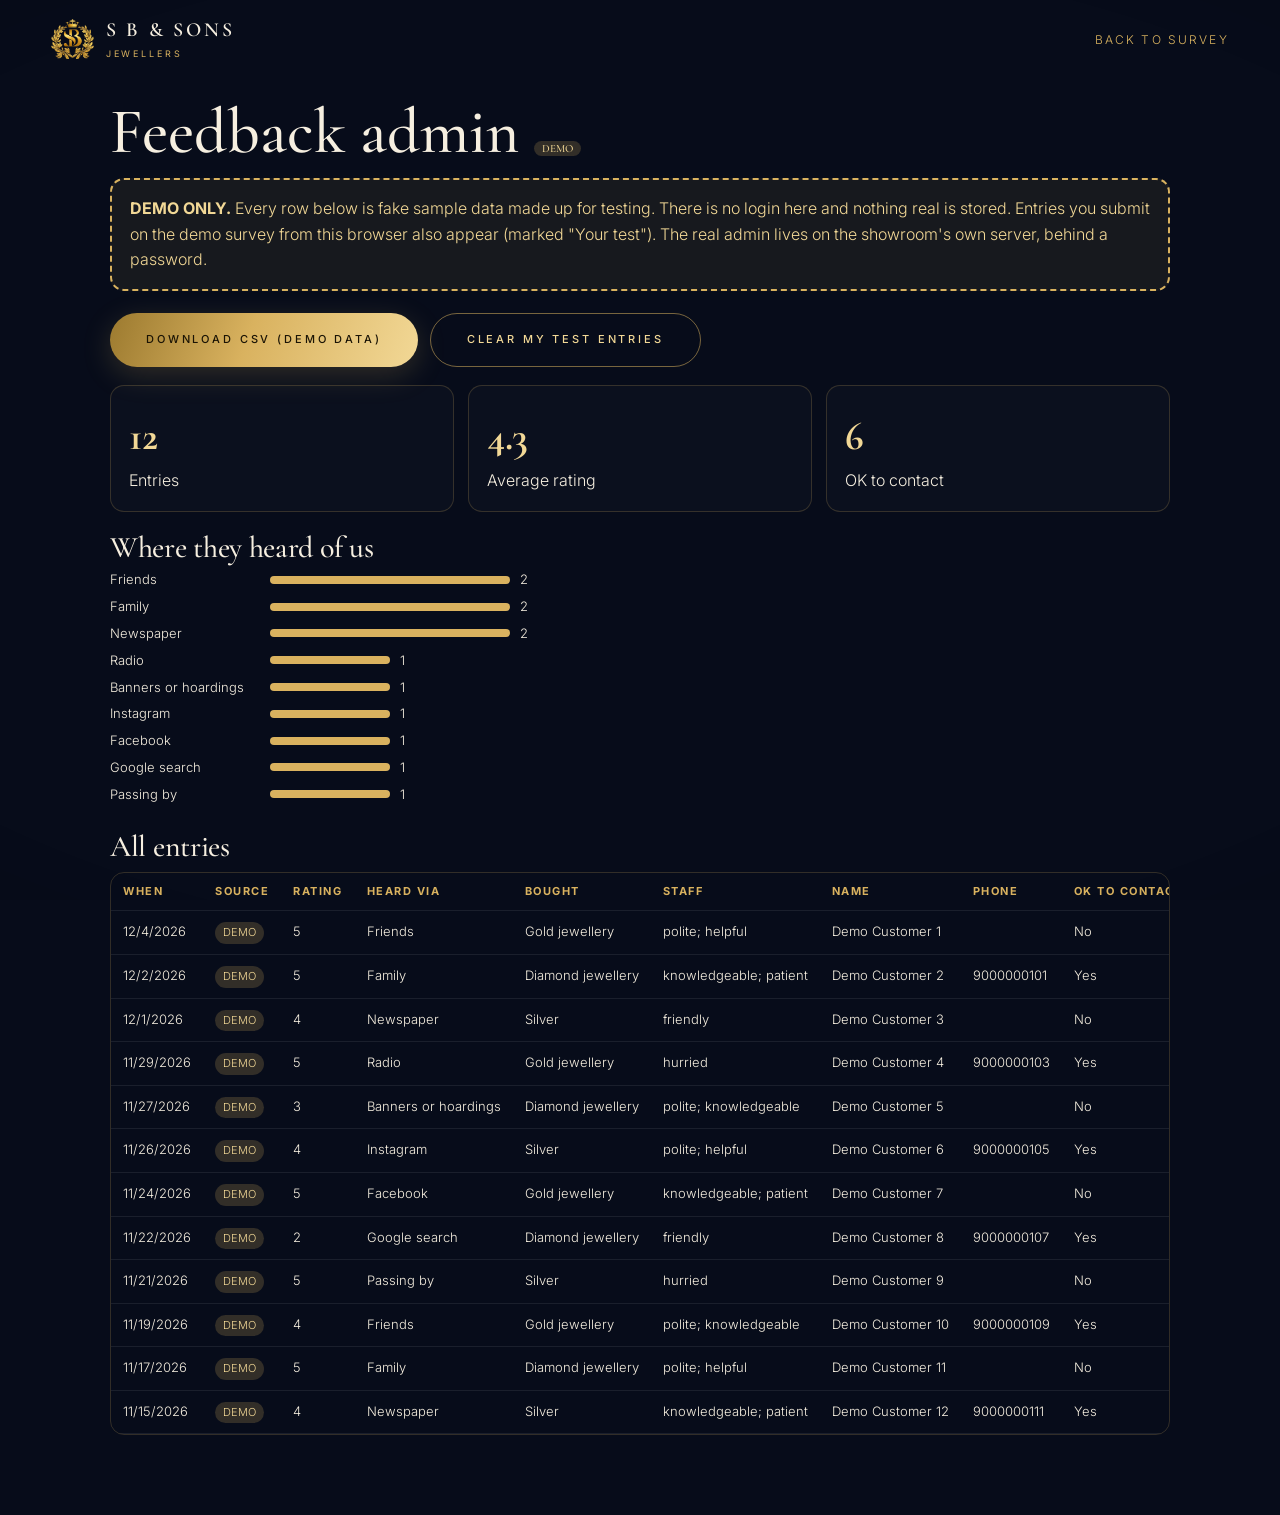
<file: admin-demo.html>
<!doctype html><html lang="en"><head><meta charset="utf-8"><meta name="viewport" content="width=device-width,initial-scale=1"><title>DEMO admin | S B &amp; Sons feedback</title><meta name="robots" content="noindex">
<link rel="icon" href="favicon-32.png" sizes="32x32" type="image/png">
<link href="https://fonts.googleapis.com/css2?family=Cormorant+Garamond:wght@500;600&family=Inter:wght@300;400;500&display=swap" rel="stylesheet">
<link rel="stylesheet" href="css/style.css?v=41"><link rel="stylesheet" href="css/feedback.css?v=41">
<style>.adm{max-width:1100px;margin:0 auto;padding:20px}.big{padding:16px 18px;border:2px dashed #d9b25f;border-radius:14px;background:#d9b25f14;color:var(--gold2);margin:14px 0 22px;line-height:1.6}
.kp{display:grid;grid-template-columns:repeat(auto-fit,minmax(170px,1fr));gap:14px;margin:18px 0}.kp div{padding:18px;border:1px solid #d9b25f33;border-radius:14px;background:#ffffff05}.kp b{display:block;font-family:'Cormorant Garamond',serif;font-size:40px;color:var(--gold2)}
.tw{overflow:auto;border:1px solid #d9b25f33;border-radius:14px}table{border-collapse:collapse;width:100%;font-size:13px}th,td{padding:10px 12px;border-bottom:1px solid #ffffff14;text-align:left;vertical-align:top;white-space:nowrap}td.w{white-space:normal;min-width:260px}th{color:var(--gold);font-size:11px;letter-spacing:.14em;text-transform:uppercase}
.demo{display:inline-block;padding:2px 8px;border-radius:99px;background:#d9b25f33;color:var(--gold2);font-size:11px}.bars div{display:flex;gap:10px;align-items:center;margin:6px 0;font-size:13px}.bars i{display:block;height:8px;background:var(--gold);border-radius:4px}</style></head><body class="fb">
<header class="fbh"><a href="./" class="brand"><img src="img/crest.png" alt="" width="42" height="40"><span><b>S B &amp; SONS</b><small>JEWELLERS</small></span></a><a class="back" href="feedback.html">Back to survey</a></header>
<div class="adm"><h1 style="font-family:'Cormorant Garamond',serif;font-weight:500;font-size:clamp(36px,6vw,64px)">Feedback admin <span class="demo">DEMO</span></h1>
<div class="big"><b>DEMO ONLY.</b> Every row below is fake sample data made up for testing. There is no login here and nothing real is stored. Entries you submit on the demo survey from this browser also appear (marked "Your test"). The real admin lives on the showroom's own server, behind a password.</div>
<div class="row"><button class="btn gold" id="dl">Download CSV (demo data)</button><button class="btn ghost" id="clr">Clear my test entries</button></div>
<div class="kp"><div><b id="k1">0</b>Entries</div><div><b id="k2">0</b>Average rating</div><div><b id="k3">0</b>OK to contact</div></div>
<h2 style="font-family:'Cormorant Garamond',serif;font-weight:500;font-size:30px;margin:20px 0 6px">Where they heard of us</h2><div class="bars" id="bars"></div>
<h2 style="font-family:'Cormorant Garamond',serif;font-weight:500;font-size:30px;margin:26px 0 10px">All entries</h2><div class="tw"><table id="t"></table></div></div>
<script>
const F=['Friends','Family','Newspaper','Radio','Banners or hoardings','Instagram','Facebook','Google search','Passing by'];
const P=['Bridal','Festival','Gift','Daily wear','Investment'],B=['Gold jewellery','Diamond jewellery','Silver'];
const ST=[['polite','helpful'],['knowledgeable','patient'],['friendly'],['hurried'],['polite','knowledgeable']],SH=[['clean','well lit'],['spacious'],['crowded'],['welcoming','easy to browse']];
const rt=[5,5,4,5,3,4,5,2,5,4,5,4];
const demo=rt.map((r,i)=>({id:'DEMO-'+(i+1),ts:new Date(Date.now()-i*86400000*1.7).toISOString(),how:[F[i%F.length]],purpose:[P[i%P.length]],bought:[B[i%B.length]],rating:r,staff:ST[i%ST.length],store:SH[i%SH.length],collection:['wide'],trust:i%3?['transparent billing']:[],location:['easy to find'],comment:'',draft:'Demo sample review text '+(i+1)+'.',name:'Demo Customer '+(i+1),phone:i%2?'9000000'+String(100+i):'',area:['Sikandra','Kamla Nagar','Sanjay Place','Tajganj'][i%4],contact_ok:i%2?true:false,demo:'DEMO'}));
let mine=[];try{mine=JSON.parse(localStorage.getItem('sb_demo_feedback')||'[]').map((d,i)=>({...d,id:'YOUR-TEST-'+(i+1),demo:'Your test'}))}catch(e){}
const all=[...mine,...demo];
const j=a=>Array.isArray(a)?a.join('; '):a||'';
const cols=['id','demo','ts','rating','how','purpose','bought','staff','store','collection','trust','location','comment','draft','name','phone','area','contact_ok'];
const esc=s=>String(s).replace(/[&<>"]/g,c=>({'&':'&amp;','<':'&lt;','>':'&gt;','"':'&quot;'}[c]));
document.getElementById('t').innerHTML='<tr>'+['When','Source','Rating','Heard via','Bought','Staff','Name','Phone','OK to contact','Review draft'].map(h=>'<th>'+h+'</th>').join('')+'</tr>'+all.map(r=>'<tr><td>'+esc(new Date(r.ts).toLocaleDateString())+'</td><td><span class="demo">'+esc(r.demo)+'</span></td><td>'+esc(r.rating||'')+'</td><td>'+esc(j(r.how))+'</td><td>'+esc(j(r.bought))+'</td><td>'+esc(j(r.staff))+'</td><td>'+esc(r.name||'')+'</td><td>'+esc(r.phone||'')+'</td><td>'+(r.contact_ok?'Yes':'No')+'</td><td class="w">'+esc(r.draft||'')+'</td></tr>').join('');
const rs=all.filter(r=>r.rating);k1.textContent=all.length;k2.textContent=(rs.reduce((a,r)=>a+r.rating,0)/rs.length).toFixed(1);k3.textContent=all.filter(r=>r.contact_ok).length;
const c={};all.forEach(r=>(r.how||[]).forEach(h=>c[h]=(c[h]||0)+1));const mx=Math.max(...Object.values(c));
bars.innerHTML=Object.entries(c).sort((a,b)=>b[1]-a[1]).map(([k,v])=>'<div><span style="width:150px">'+esc(k)+'</span><i style="width:'+Math.round(v/mx*240)+'px"></i>'+v+'</div>').join('');
const q=v=>{v=String(v==null?'':v);if(/^[=+\-@\t\r]/.test(v))v="'"+v;return '"'+v.replace(/"/g,'""')+'"'};
dl.onclick=()=>{const rows=[cols.join(',')].concat(all.map(r=>cols.map(k=>q(Array.isArray(r[k])?r[k].join('; '):r[k])).join(',')));const b=new Blob(['\ufeff'+rows.join('\r\n')],{type:'text/csv'});const a=document.createElement('a');a.href=URL.createObjectURL(b);a.download='sb-feedback-DEMO.csv';a.click()};
clr.onclick=()=>{localStorage.removeItem('sb_demo_feedback');location.reload()};
</script></body></html>
</file>
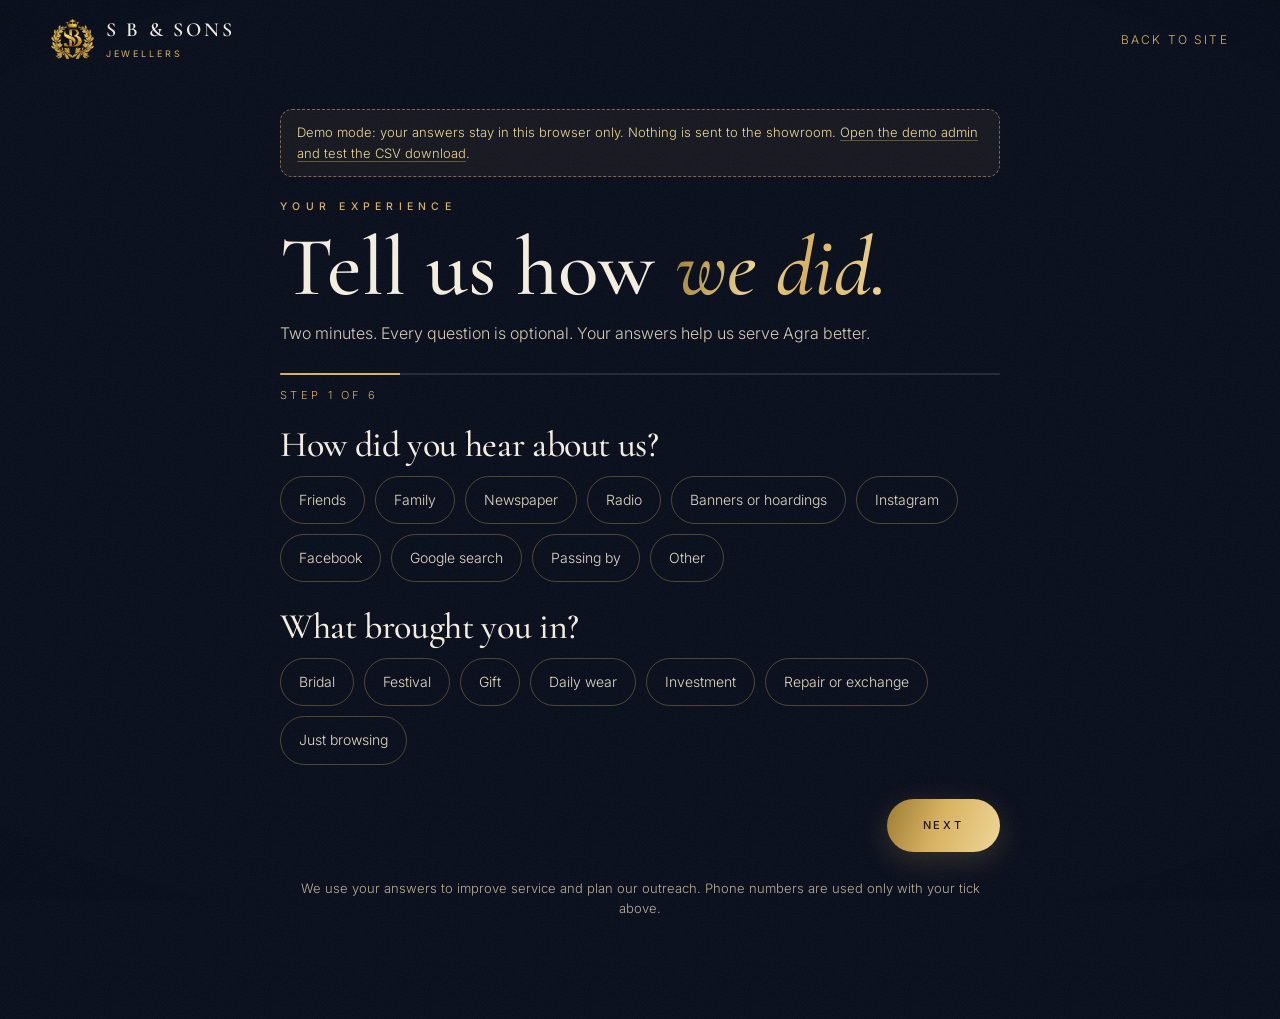
<file: feedback.html>
<!doctype html><html lang="en"><head><meta charset="utf-8"><meta name="viewport" content="width=device-width,initial-scale=1">
<title>Share your experience | S B &amp; Sons Jewellers, Agra</title>
<meta name="description" content="Tell S B &amp; Sons Jewellers how your visit went. A two-minute survey, with an optional draft for your Google review.">
<meta name="robots" content="noindex">
<meta property="og:title" content="Share your experience | S B &amp; Sons Jewellers"><meta property="og:image" content="https://gtxprime.github.io/sb-sons-jewellers-demo/img/og.jpg">
<link rel="icon" href="favicon-32.png" sizes="32x32" type="image/png"><link rel="apple-touch-icon" href="apple-touch-icon.png">
<link rel="preconnect" href="https://fonts.googleapis.com"><link href="https://fonts.googleapis.com/css2?family=Cormorant+Garamond:ital,wght@0,400;0,500;0,600;1,400;1,500&family=Inter:wght@300;400;500&display=swap" rel="stylesheet">
<link rel="stylesheet" href="css/style.css?v=41"><link rel="stylesheet" href="css/feedback.css?v=41">
</head><body class="fb">
<div id="grain"></div>
<header class="fbh"><a href="./" class="brand" aria-label="Back to S B and Sons Jewellers"><img src="img/crest.png" alt="" width="42" height="40"><span><b>S B &amp; SONS</b><small>JEWELLERS</small></span></a><a class="back" href="./">Back to site</a></header>
<main class="fbm">
 <div class="demo-banner" id="demoBanner">Demo mode: your answers stay in this browser only. Nothing is sent to the showroom. <a class="ulink" href="admin-demo.html">Open the demo admin and test the CSV download</a>.</div>
 <div class="eyebrow">Your experience</div>
 <h1>Tell us how <span class="gold-text" style="font-style:italic">we did.</span></h1>
 <p class="lead">Two minutes. Every question is optional. Your answers help us serve Agra better.</p>
 <div class="prog"><i id="progBar"></i></div><div class="stepno" id="stepNo"></div>
 <form id="f" novalidate autocomplete="off">
  <input class="hp" type="text" name="website" tabindex="-1" autocomplete="off" aria-hidden="true">
  <section class="st" data-s="1"><h2>How did you hear about us?</h2><div class="chips" data-k="how" data-multi="1"></div>
   <h2>What brought you in?</h2><div class="chips" data-k="purpose" data-multi="1"></div></section>
  <section class="st" data-s="2"><h2>What did you look at or buy?</h2><div class="chips" data-k="bought" data-multi="1"></div>
   <h2>Overall, how was your visit?</h2><div class="stars" id="stars" role="radiogroup" aria-label="Overall rating"></div></section>
  <section class="st" data-s="3"><h2>The staff</h2><div class="chips" data-k="staff" data-multi="1"></div>
   <h2>The showroom</h2><div class="chips" data-k="store" data-multi="1"></div>
   <h2>The collection</h2><div class="chips" data-k="collection" data-multi="1"></div></section>
  <section class="st" data-s="4"><h2>Trust and billing</h2><div class="chips" data-k="trust" data-multi="1"></div>
   <h2>Getting here</h2><div class="chips" data-k="location" data-multi="1"></div>
   <h2>Anything else?</h2><textarea id="more" rows="3" maxlength="500" placeholder="Optional. Anything you want us to know."></textarea></section>
  <section class="st" data-s="5"><h2>About you <small>optional</small></h2>
   <div class="fld"><label for="nm">Name</label><input id="nm" maxlength="60" autocomplete="off"></div>
   <div class="fld"><label for="ph">Mobile number</label><input id="ph" inputmode="tel" maxlength="15" autocomplete="off" placeholder="10-digit number"></div>
   <div class="fld"><label for="area">Area or locality in Agra</label><input id="area" maxlength="60"></div>
   <label class="chk"><input type="checkbox" id="consent"><span>You may contact me on this number about my visit and about offers. I understand I can ask to be removed at any time. Leave unticked and I will not be contacted.</span></label></section>
  <section class="st" data-s="6"><h2>Your review draft</h2>
   <p class="small">A draft made only from the words you picked. Change anything, or write your own. Post only what is true for you.</p>
   <textarea id="draft" rows="7" maxlength="900"></textarea>
   <div class="row"><button type="button" class="btn ghost" id="regen">Rewrite the draft</button><button type="button" class="btn ghost" id="copy">Copy text</button></div>
   <a class="btn gold" id="gbtn" target="_blank" rel="noopener" href="#">Copy and open Google review <svg class="ico" viewBox="0 0 24 24"><path d="M5 12h14M13 6l6 6-6 6"/></svg></a>
   <p class="small">This button is the same for everyone. Posting on Google is your choice, and nothing is offered in return for a review.</p>
   <div class="row"><button type="button" class="btn gold" id="save">Save my feedback</button></div>
   <p class="ok" id="ok" hidden>Thank you. Your feedback is saved.</p></section>
  <div class="nav"><button type="button" class="btn ghost" id="prev">Back</button><button type="button" class="btn gold" id="next">Next</button></div>
 </form>
 <p class="small priv">We use your answers to improve service and plan our outreach. Phone numbers are used only with your tick above.</p>
</main>
<div class="toast" id="toast"></div>
<script src="js/config.js?v=41"></script><script src="js/feedback.js?v=41"></script>
</body></html>
</file>
<file: css/style.css>
:root{--navy:#070c1a;--navy2:#0d1530;--gold:#d9b25f;--gold2:#f2d896;--gold3:#9c7a2f;--ivory:#f6efe0;--crim:#5e0f1d;--crim2:#8b1a2c;--ease:cubic-bezier(.2,.7,.2,1)}
*{box-sizing:border-box;margin:0;padding:0}
html{scroll-behavior:auto;-webkit-text-size-adjust:100%}
body{background:var(--navy);color:var(--ivory);font-family:'Inter',system-ui,sans-serif;font-weight:300;line-height:1.6;overflow-x:hidden}
body.lock{overflow:hidden}
img{display:block;max-width:100%}
a{color:inherit;text-decoration:none}
button{font:inherit;color:inherit;background:none;border:0;cursor:pointer}
.serif{font-family:'Cormorant Garamond',Georgia,serif}
.gold-text{background:linear-gradient(100deg,var(--gold3),var(--gold2) 40%,var(--gold) 60%,var(--gold2));-webkit-background-clip:text;background-clip:text;color:transparent}
.ico{width:1.1em;height:1.1em;stroke:currentColor;fill:none;stroke-width:1.6;stroke-linecap:round;stroke-linejoin:round;vertical-align:-.15em}
#grain{position:fixed;inset:-50%;width:200%;height:200%;pointer-events:none;z-index:90;opacity:.07;background-image:url("data:image/svg+xml;utf8,<svg xmlns='http://www.w3.org/2000/svg' width='160' height='160'><filter id='n'><feTurbulence type='fractalNoise' baseFrequency='.9' numOctaves='2' stitchTiles='stitch'/></filter><rect width='100%' height='100%' filter='url(%23n)'/></svg>");animation:gr 1.2s steps(6) infinite}
@keyframes gr{0%{transform:translate(0,0)}20%{transform:translate(-3%,2%)}40%{transform:translate(2%,-3%)}60%{transform:translate(-2%,-1%)}80%{transform:translate(3%,3%)}100%{transform:translate(0,0)}}
/* loader */
#loader{position:fixed;inset:0;z-index:200;background:var(--navy);display:grid;place-items:center;text-align:center}
#loader .mono{width:96px;height:96px;margin:0 auto 18px}
#loader .bar{width:160px;height:1px;background:#ffffff22;margin:18px auto 0;overflow:hidden}
#loader .bar i{display:block;height:100%;width:0;background:var(--gold)}
#loader p{letter-spacing:.4em;font-size:11px;color:var(--gold);text-transform:uppercase}
/* nav */
nav.top{position:fixed;top:0;left:0;right:0;z-index:80;display:flex;align-items:center;justify-content:space-between;padding:18px clamp(18px,4vw,56px);transition:background .4s,backdrop-filter .4s,padding .4s}
nav.top.solid{background:#070c1acc;backdrop-filter:blur(14px);padding-top:12px;padding-bottom:12px}
.brand{display:flex;align-items:center;gap:12px}
.brand svg{width:38px;height:38px}
.brand b{font-family:'Cormorant Garamond',serif;font-weight:600;font-size:20px;letter-spacing:.14em;line-height:1}
.brand small{display:block;font-size:9px;letter-spacing:.32em;color:var(--gold);margin-top:3px;font-weight:400}
.links{display:flex;gap:30px;font-size:12px;letter-spacing:.22em;text-transform:uppercase}
.links a{position:relative;padding:6px 0}
.links a::after{content:"";position:absolute;left:0;bottom:0;height:1px;width:0;background:var(--gold);transition:width .4s var(--ease)}
.links a:hover::after{width:100%}
.actions{display:flex;gap:6px;align-items:center}
.iconbtn{position:relative;width:44px;height:44px;display:grid;place-items:center;border-radius:50%;transition:background .3s}
.iconbtn:hover{background:#ffffff14}
.iconbtn .ico{width:22px;height:22px}
.badge{position:absolute;top:4px;right:2px;min-width:18px;height:18px;border-radius:9px;background:var(--gold);color:#1a1204;font-size:11px;font-weight:600;display:grid;place-items:center;transform:scale(0);transition:transform .3s var(--ease)}
.badge.on{transform:scale(1)}
.burger{display:none}
@media(max-width:860px){.links{display:none}.burger{display:grid}}
#menu{position:fixed;inset:0;z-index:79;background:var(--navy);display:flex;flex-direction:column;justify-content:center;align-items:center;gap:22px;font-family:'Cormorant Garamond',serif;font-size:38px;transform:translateY(-100%);transition:transform .6s var(--ease)}
#menu.open{transform:none}
/* buttons */
.btn{display:inline-flex;align-items:center;gap:10px;padding:15px 30px;border-radius:999px;font-size:12px;letter-spacing:.2em;text-transform:uppercase;font-weight:500;transition:transform .35s var(--ease),box-shadow .35s,background .35s;min-height:48px}
.btn.gold{background:linear-gradient(110deg,var(--gold3),var(--gold) 45%,var(--gold2));color:#1b1405;box-shadow:0 8px 30px #d9b25f33}
.btn.gold:hover{transform:translateY(-3px);box-shadow:0 14px 40px #d9b25f55}
.btn.ghost{border:1px solid #d9b25f88;color:var(--gold2)}
.btn.ghost:hover{background:#d9b25f1f;transform:translateY(-3px)}
/* sections */
section{position:relative}
.eyebrow{font-size:11px;letter-spacing:.42em;text-transform:uppercase;color:var(--gold);font-weight:500}
h1,h2,h3{font-family:'Cormorant Garamond',serif;font-weight:500;line-height:1.02}
h2{font-size:clamp(38px,6vw,84px)}
.wrap{max-width:1280px;margin:0 auto;padding:0 clamp(18px,4vw,56px)}
/* hero */
#hero{height:100vh;min-height:620px;overflow:hidden;display:grid;place-items:center;text-align:center;background:linear-gradient(#070c1aaa,#070c1ae6),url(../img/ai/ai-hero.jpg) center/cover,radial-gradient(ellipse at 50% 40%,#16224a 0%,#0a1128 45%,#05080f 100%)}
#sparkle{position:absolute;inset:0;width:100%;height:100%}
.hero-in{position:relative;z-index:2;padding:0 20px}
.hero-mono{width:clamp(110px,16vw,170px);margin:0 auto 22px;filter:drop-shadow(0 0 30px #d9b25f55)}
#hero h1{font-size:clamp(44px,9vw,140px);letter-spacing:-.01em}
#hero h1 span{display:block;overflow:hidden}
#hero h1 em{display:block;font-style:italic;font-weight:400}
#hero p.sub{max-width:520px;margin:22px auto 34px;font-size:clamp(14px,1.6vw,17px);color:#e9dfc8cc}
.hero-cta{display:flex;gap:14px;justify-content:center;flex-wrap:wrap}
.scroll-cue{position:absolute;bottom:20px;left:50%;translate:-50% 0;z-index:3;font-size:10px;letter-spacing:.4em;color:var(--gold);text-transform:uppercase;display:flex;flex-direction:column;align-items:center;gap:10px}
.scroll-cue i{width:1px;height:46px;background:linear-gradient(var(--gold),transparent);animation:cue 1.8s infinite}
@keyframes cue{0%{transform:scaleY(0);transform-origin:top}50%{transform:scaleY(1);transform-origin:top}51%{transform-origin:bottom}100%{transform:scaleY(0);transform-origin:bottom}}
.ticker{position:absolute;bottom:92px;left:0;right:0;z-index:3;text-align:center;font-size:11px;letter-spacing:.3em;text-transform:uppercase;color:var(--gold2);opacity:.9}
/* story */
#story{height:100vh;overflow:hidden;display:grid;place-items:center;background:var(--navy2)}
#story .pin{width:100%;height:100%;display:grid;place-items:center;position:relative}
.story-line{position:absolute;max-width:900px;padding:0 24px;text-align:center;font-family:'Cormorant Garamond',serif;font-size:clamp(30px,5.6vw,76px);line-height:1.08;opacity:0}
.story-line small{display:block;font-family:Inter;font-size:11px;letter-spacing:.4em;color:var(--gold);margin-bottom:18px;text-transform:uppercase}
.story-ring{position:absolute;width:min(70vw,620px);aspect-ratio:1;border:1px solid #d9b25f40;border-radius:50%}
.story-ring.r2{width:min(48vw,420px);border-color:#d9b25f66}
/* diwali */
#diwali{background:radial-gradient(ellipse at 50% 0%,var(--crim2),var(--crim) 45%,#2a0610);padding:clamp(70px,10vw,140px) 0;overflow:hidden;text-align:center}
#diwali .diya{width:64px;margin:0 auto 18px;color:var(--gold2)}
#diwali h2{margin:16px 0}
#diwali p.lead{max-width:600px;margin:0 auto;color:#f6dfc8;font-size:17px}
.count{display:flex;justify-content:center;gap:clamp(10px,2.4vw,28px);margin:40px 0}
.count div{width:clamp(66px,14vw,120px);padding:16px 0;border:1px solid #d9b25f66;border-radius:14px;background:#00000026}
.count b{display:block;font-family:'Cormorant Garamond',serif;font-size:clamp(34px,6vw,64px);line-height:1;font-weight:500;color:var(--gold2)}
.count span{font-size:10px;letter-spacing:.3em;text-transform:uppercase;color:#f1d3b7}
.offer-box{max-width:720px;margin:0 auto 34px;padding:22px 26px;border:1px dashed #d9b25f99;border-radius:16px;color:#f6dfc8;font-size:15px}
.glow-lamps{position:absolute;inset:0;pointer-events:none}
.glow-lamps i{position:absolute;width:6px;height:6px;border-radius:50%;background:var(--gold2);box-shadow:0 0 18px 6px #f2d89688;animation:tw 3s infinite}
@keyframes tw{50%{opacity:.25;transform:scale(.6)}}
/* collections horizontal */
#coll{background:var(--navy);overflow:hidden}
#coll .head{padding-top:clamp(84px,9vw,110px);padding-bottom:18px}
#coll .track{display:flex;gap:clamp(18px,3vw,44px);padding:0 clamp(18px,6vw,90px);width:max-content;align-items:center}
.cpanel{position:relative;flex:0 0 auto;width:clamp(240px,min(26vw,52vh),400px);aspect-ratio:3/4;border-radius:20px;overflow:hidden;background:#111}
.cpanel:nth-child(even){margin-top:clamp(24px,5vw,70px)}
.cpanel img{width:100%;height:100%;object-fit:cover;transition:transform 1.2s var(--ease)}
.cpanel:hover img{transform:scale(1.07)}
.cpanel::after{content:"";position:absolute;inset:0;background:linear-gradient(transparent 55%,#000000c8)}
.cpanel .cap{position:absolute;left:24px;right:24px;bottom:22px;z-index:2}
.cpanel h3{font-size:clamp(28px,3.4vw,44px)}
.cpanel .cap span{font-size:11px;letter-spacing:.3em;text-transform:uppercase;color:var(--gold2)}
.route{position:absolute;left:0;top:0;width:100%;height:100%;pointer-events:none;opacity:.55}
.route-wrap{position:relative}
.rider{position:absolute;top:calc(50% - 15px);left:0;width:30px;height:30px;color:var(--gold2);z-index:5;filter:drop-shadow(0 0 8px #f2d896)}
/* shop */
#shop{padding:clamp(70px,10vw,130px) 0;background:linear-gradient(var(--navy),#0b1124)}
.shop-top{display:flex;flex-wrap:wrap;justify-content:space-between;align-items:end;gap:24px;margin-bottom:34px}
.filters{display:flex;gap:8px;flex-wrap:wrap}
.filters button{padding:11px 22px;border-radius:999px;border:1px solid #d9b25f55;font-size:12px;letter-spacing:.18em;text-transform:uppercase;transition:.3s;min-height:44px}
.filters button.on,.filters button:hover{background:var(--gold);color:#1a1204;border-color:var(--gold)}
.grid{display:grid;grid-template-columns:repeat(auto-fill,minmax(min(100%,290px),1fr));gap:clamp(16px,2vw,28px)}
.card{position:relative;border-radius:18px;overflow:hidden;background:#0f1630;border:1px solid #ffffff12;transition:transform .5s var(--ease),border-color .4s,box-shadow .5s}
.card:hover{transform:translateY(-8px);border-color:#d9b25f77;box-shadow:0 24px 60px #00000080,0 0 0 1px #d9b25f33}
.card .ph{aspect-ratio:4/5;overflow:hidden;background:#000}
.card .ph img{width:100%;height:100%;object-fit:cover;transition:transform 1s var(--ease)}
.card:hover .ph img{transform:scale(1.08)}
.card .tag{position:absolute;top:14px;left:14px;padding:5px 12px;border-radius:999px;background:#070c1acc;backdrop-filter:blur(6px);font-size:10px;letter-spacing:.24em;text-transform:uppercase;color:var(--gold2)}
.card .info{padding:18px 18px 20px}
.card h3{font-size:26px;line-height:1.1}
.card .meta{font-size:13px;color:#cdbf9f;margin:4px 0 14px}
.card .row{display:flex;align-items:center;justify-content:space-between;gap:10px}
.price{font-size:12px;letter-spacing:.14em;text-transform:uppercase;color:var(--gold2)}
.add{display:inline-flex;align-items:center;gap:8px;padding:10px 16px;border-radius:999px;border:1px solid var(--gold);color:var(--gold2);font-size:11px;letter-spacing:.16em;text-transform:uppercase;transition:.3s;min-height:44px}
.add:hover,.add.done{background:var(--gold);color:#1a1204}
.note{margin-top:28px;font-size:13px;color:#b9ad90;text-align:center}
/* why */
#why{padding:clamp(70px,9vw,120px) 0;background:#0b1124}
.pillars{display:grid;grid-template-columns:repeat(auto-fit,minmax(220px,1fr));gap:20px;margin-top:44px}
.pillar{padding:30px 24px;border:1px solid #d9b25f33;border-radius:18px;background:#ffffff05}
.pillar .ico{width:34px;height:34px;color:var(--gold)}
.pillar h3{font-size:28px;margin:14px 0 6px}
.pillar p{font-size:14px;color:#d8ccb0}
/* visit */
#visit{padding:clamp(70px,9vw,130px) 0;background:radial-gradient(ellipse at 80% 20%,#16224a,var(--navy) 60%)}
.visit-grid{display:grid;grid-template-columns:1.1fr 1fr;gap:clamp(24px,5vw,70px);align-items:center}
@media(max-width:860px){.visit-grid{grid-template-columns:1fr}}
.vlist{list-style:none;margin:28px 0;display:grid;gap:18px}
.vlist li{display:flex;gap:14px;align-items:flex-start}
.vlist .ico{flex:0 0 auto;margin-top:5px;color:var(--gold)}
.vlist a:hover{color:var(--gold2)}
.vimg{border-radius:22px;overflow:hidden;aspect-ratio:3/4;max-height:620px}
.vimg img{width:100%;height:100%;object-fit:cover}
footer{padding:40px 0 90px;border-top:1px solid #ffffff14;text-align:center;font-size:13px;color:#b9ad90}
footer .brand{justify-content:center;margin-bottom:14px}
.copy-btn{cursor:copy;border-bottom:1px dotted var(--gold)}
/* cart */
#drawer{position:fixed;top:0;right:0;bottom:0;width:min(440px,100%);z-index:150;background:#0b1124;border-left:1px solid #d9b25f44;transform:translateX(105%);transition:transform .5s var(--ease);display:flex;flex-direction:column}
#drawer.open{transform:none}
#scrim{position:fixed;inset:0;background:#000a;z-index:140;opacity:0;pointer-events:none;transition:opacity .4s}
#scrim.on{opacity:1;pointer-events:auto}
#drawer header{display:flex;justify-content:space-between;align-items:center;padding:20px 22px;border-bottom:1px solid #ffffff14;font-family:'Cormorant Garamond',serif;font-size:28px}
#items{flex:1;overflow:auto;padding:10px 22px}
.it{display:flex;gap:14px;align-items:center;padding:14px 0;border-bottom:1px solid #ffffff10}
.it img{width:64px;height:80px;object-fit:cover;border-radius:10px}
.it h4{font-family:'Cormorant Garamond',serif;font-size:21px;font-weight:500;line-height:1.1}
.it small{color:#bfb297}
.it .qty{margin-left:auto;display:flex;align-items:center;gap:4px}
.it .qty button{width:34px;height:34px;border:1px solid #d9b25f55;border-radius:50%}
.empty{padding:50px 0;text-align:center;color:#bfb297}
#drawer footer{padding:18px 22px 22px;border-top:1px solid #ffffff14;text-align:left;display:grid;gap:10px}
#drawer footer input{width:100%;padding:13px 14px;border-radius:10px;border:1px solid #d9b25f44;background:#ffffff0a;color:var(--ivory);font:inherit;min-height:46px}
#drawer footer .btn{justify-content:center}
.fine{font-size:12px;color:#a99d84}
.fab{position:fixed;right:16px;bottom:16px;z-index:70;width:56px;height:56px;border-radius:50%;background:#25d366;color:#fff;display:grid;place-items:center;box-shadow:0 10px 30px #0008;transition:transform .3s}
.fab:hover{transform:scale(1.08)}
.fab svg{width:28px;height:28px;fill:currentColor}
/* quick view toggle */
#quick{position:fixed;left:16px;bottom:16px;z-index:70;padding:12px 18px;border-radius:999px;background:#070c1acc;backdrop-filter:blur(10px);border:1px solid #d9b25f66;color:var(--gold2);font-size:11px;letter-spacing:.2em;text-transform:uppercase;min-height:44px}
.toast{position:fixed;left:50%;bottom:90px;translate:-50% 20px;opacity:0;z-index:160;padding:12px 20px;border-radius:999px;background:var(--gold);color:#1a1204;font-size:13px;transition:.4s var(--ease);pointer-events:none}
.toast.on{opacity:1;translate:-50% 0}
.reveal{opacity:0;transform:translateY(40px)}
.noanim .reveal,.noanim .story-line{opacity:1!important;transform:none!important}
.noanim .story-line{position:relative;margin:50px auto}
.noanim #story{height:auto;padding:60px 0}
.noanim #coll .track{flex-wrap:wrap;width:auto;justify-content:center}
.noanim .route,.noanim .rider{display:none}
@media(prefers-reduced-motion:reduce){#grain{animation:none}}

.nav-cta{padding:11px 22px;min-height:44px}@media(max-width:860px){.nav-cta{padding:10px 16px;font-size:11px}}
.card .row{justify-content:flex-start}

.dw-img{width:min(300px,70vw);aspect-ratio:4/5;margin:34px auto 0;border-radius:200px 200px 18px 18px;overflow:hidden;border:1px solid #d9b25f88;box-shadow:0 30px 80px #000a}.dw-img img{width:100%;height:100%;object-fit:cover}

@media(max-height:820px){.scroll-cue{display:none}}
@media(max-width:700px){.cpanel{width:76vw;max-height:62vh}.cpanel:nth-child(even){margin-top:30px}#coll .head{padding-top:84px}}
#coll{min-height:100vh;display:flex;flex-direction:column;justify-content:center}#coll .head{padding-top:84px!important}

/* real-content additions */
.rate-chip{display:inline-flex;align-items:center;gap:10px;margin:22px auto 0;padding:8px 18px;border:1px solid #d9b25f55;border-radius:99px;background:#070c1a88;backdrop-filter:blur(8px);font-size:13px;letter-spacing:.04em}
.rate-chip b{font-family:'Cormorant Garamond',serif;font-size:24px;font-weight:600;color:var(--gold2);line-height:1}
.stars{color:var(--gold);letter-spacing:2px;font-size:13px}
#hero .hero-in{text-align:center}
#hero .hero-in .rate-chip{display:flex;width:max-content;max-width:100%}
@media(max-width:560px){.rate-chip{font-size:12px;padding:7px 14px}}
#showroom{position:relative;min-height:90vh;display:flex;align-items:center;overflow:hidden;background:#000}
.sr-bg{position:absolute;inset:0}
.sr-bg img{width:100%;height:100%;object-fit:cover}
.sr-bg::after{content:"";position:absolute;inset:0;background:linear-gradient(90deg,#070c1aee 0%,#070c1a99 45%,#070c1a22 100%)}
.sr-copy{position:relative;z-index:2;padding-top:90px;padding-bottom:90px}
.sr-copy h2{font-family:'Cormorant Garamond',serif;font-weight:500;font-size:clamp(48px,8vw,110px);line-height:1;margin:14px 0 18px}
.sr-copy p{max-width:460px;color:#e6dcc3;margin-bottom:28px}
@media(max-width:700px){.sr-bg::after{background:linear-gradient(180deg,#070c1acc,#070c1a99)}}
#reviews{padding:clamp(70px,9vw,130px) 0;background:linear-gradient(180deg,var(--navy),var(--navy2))}
#reviews h2{font-family:'Cormorant Garamond',serif;font-weight:500;font-size:clamp(38px,6vw,76px);line-height:1.05;margin-top:12px}
.rv-head{display:flex;justify-content:space-between;align-items:flex-end;gap:24px;flex-wrap:wrap}
.rv-score{display:grid;justify-items:center;padding:18px 30px;border:1px solid #d9b25f44;border-radius:20px;background:#ffffff06}
.rv-score b{font-family:'Cormorant Garamond',serif;font-size:64px;font-weight:600;line-height:1;color:var(--gold2)}
.rv-score small{font-size:12px;color:#cfc3a6;letter-spacing:.08em;margin-top:4px}
.rv-grid{display:grid;grid-template-columns:repeat(auto-fit,minmax(250px,1fr));gap:20px;margin-top:44px}
.rv{padding:30px 26px;border:1px solid #d9b25f33;border-radius:18px;background:#ffffff05;display:flex;flex-direction:column;justify-content:space-between;gap:22px}
.rv blockquote{font-family:'Cormorant Garamond',serif;font-size:23px;line-height:1.35;color:var(--ivory)}
.rv blockquote::before{content:"\201C";display:block;font-size:56px;line-height:.6;color:var(--gold);margin-bottom:10px}
.rv figcaption{font-size:13px;letter-spacing:.2em;text-transform:uppercase;color:var(--gold)}
.rv figcaption small{display:block;letter-spacing:.06em;text-transform:none;color:#b9ae94;margin-top:2px;font-size:12px}
.ulink{color:var(--gold2);border-bottom:1px solid #d9b25f66}
.copy-btn{cursor:pointer;border-bottom:1px dotted #d9b25f88}
.mini{margin-left:12px;padding:2px 12px;border:1px solid #d9b25f55;border-radius:99px;font-size:11px;letter-spacing:.16em;text-transform:uppercase;color:var(--gold)}
.hours{margin:6px 0 28px;padding:20px 22px;border:1px solid #d9b25f33;border-radius:16px;background:#ffffff05;max-width:440px}
.hours .hh{display:flex;justify-content:space-between;align-items:center;font-size:11px;letter-spacing:.3em;text-transform:uppercase;color:var(--gold);margin-bottom:10px}
.hours em{font-style:normal;letter-spacing:.1em;color:#cfc3a6}
.hours em.on{color:#8fd19e}
.hours table{width:100%;border-collapse:collapse;font-size:14px}
.hours td{padding:5px 0;color:#d8ccb0}
.hours td:last-child{text-align:right}
.hours tr.today td{color:var(--gold2);font-weight:500}
.hours .small{font-size:12px;color:#a99f88;margin-top:10px}
.vmap{border-radius:22px;overflow:hidden;height:min(620px,70vh);border:1px solid #d9b25f33;min-height:340px}
.vmap iframe{width:100%;height:100%;border:0;filter:invert(.92) hue-rotate(180deg) saturate(.6) brightness(.95)}
#hero .hero-in .rate-chip{margin-top:30px}
#insta{padding:clamp(70px,9vw,120px) 0;background:var(--navy);overflow:hidden}
#insta h2{font-family:'Cormorant Garamond',serif;font-weight:500;font-size:clamp(38px,6vw,76px);line-height:1.05;margin:12px 0 8px}
.mq{overflow:hidden;margin-top:26px}
.mqt{display:flex;gap:16px;width:max-content}
.mqt.a{animation:mq 70s linear infinite}
.mqt.b{animation:mq 80s linear infinite reverse}
.mq:hover .mqt{animation-play-state:paused}
.igc{flex:0 0 auto;height:clamp(230px,34vw,400px);border-radius:16px;overflow:hidden;border:1px solid #d9b25f33}
.igc img{height:100%;width:auto;transition:transform .6s var(--ease)}
.igc:hover img{transform:scale(1.05)}
@keyframes mq{to{transform:translateX(-50%)}}
@media(prefers-reduced-motion:reduce){.mq{overflow-x:auto}.mqt{animation:none!important}}
/* v21 scenes */
.gem{position:fixed;left:0;top:0;width:54px;z-index:6;pointer-events:none;opacity:0;filter:drop-shadow(0 0 14px #f2d89699);will-change:transform}
.gem svg{width:100%;display:block}
.story-gem{position:absolute;width:min(46vw,380px);opacity:0;filter:drop-shadow(0 0 40px #f2d89655)}
.story-gem svg{width:100%;display:block}
.story-line{width:100%}
@media(min-width:900px){.story-line:nth-of-type(odd){text-align:left;padding-left:8vw;max-width:none;width:62%;left:0}.story-line:nth-of-type(even){text-align:right;padding-right:8vw;max-width:none;width:62%;right:0}}
#band{background:var(--navy2);overflow:hidden;padding:clamp(40px,7vw,90px) 0;border-top:1px solid #d9b25f22;border-bottom:1px solid #d9b25f22}
.bw{white-space:nowrap;font-family:'Cormorant Garamond',serif;font-weight:600;font-size:clamp(54px,12vw,190px);line-height:1.05;color:var(--gold2);width:max-content;will-change:transform}
.bw.o{color:transparent;-webkit-text-stroke:1px #d9b25f99}
.dw-img{will-change:transform,clip-path}
.sr-bg{will-change:clip-path}
.noanim .gem,.noanim #band{display:none}
.noanim .story-gem{opacity:.25;position:relative}
.pillar .ico path{vector-effect:non-scaling-stroke}
@media(max-width:700px){.gem{width:38px}.story-gem{width:64vw}}
.brand img{width:auto;height:40px}
#loader .mono img{width:100%;height:auto;display:block}
.hero-mono{width:clamp(200px,30vw,360px)!important}
.hero-mono img{width:100%;height:auto;display:block}
footer .brand img{height:64px}
.hero-mono{width:clamp(120px,15vw,190px)!important;margin-bottom:14px!important}
.gem path,.story-gem path{stroke:#e8c877!important}
#hero .hero-in{padding-top:64px}
.hero-mono{width:clamp(84px,9vw,120px)!important}
#hero .hero-in{padding-top:70px}
#reviews,#why,#visit,#gallery{overflow-x:clip}
/* v30 loader */
#loader{background:none;overflow:hidden}
#loader .lp{position:absolute;left:0;right:0;height:50.2%;background:var(--navy);display:block}
#loader .lp.t{top:0}#loader .lp.b{bottom:0}
#loader .lc{position:relative;z-index:2;display:grid;justify-items:center}
#loader .mono{width:112px;height:auto;animation:lg 2.2s ease-in-out infinite}
@keyframes lg{50%{filter:drop-shadow(0 0 28px #f2d896aa);transform:scale(1.05)}}
#loader em{font-family:'Cormorant Garamond',serif;font-size:19px;color:#e9dfc8cc;margin-top:12px}
#loader .bar{width:min(220px,60vw)}
#loader .pct{margin-top:14px;font-size:11px;letter-spacing:.3em;color:var(--gold);font-variant-numeric:tabular-nums}
#loader .pct::after{content:"%"}
body.lock #hero .hero-in,body.lock #hero .scroll-cue{visibility:hidden}
/* guide, faq, cta */
#guide,#faq,#cta-fb{padding:clamp(70px,9vw,120px) 0}
#guide{background:linear-gradient(180deg,#0b1124,var(--navy2))}
#guide h2,#faq h2,#cta-fb h2{font-family:'Cormorant Garamond',serif;font-weight:500;font-size:clamp(38px,6vw,76px);line-height:1.05;margin:12px 0 8px}
.tabs{display:flex;gap:10px;flex-wrap:wrap;margin:30px 0 24px}
.tabs button{padding:12px 22px;border:1px solid #d9b25f55;border-radius:999px;font-size:12px;letter-spacing:.16em;text-transform:uppercase;color:#d8ccb0;transition:.3s}
.tabs button.on{background:linear-gradient(110deg,#9c7a2f,#d9b25f,#f2d896);color:#1b1405;border-color:transparent}
.tp{display:none}.tp.on{display:block;animation:tpIn .6s ease both}
@keyframes tpIn{from{opacity:0;transform:translateY(18px)}}
.purity,.fourc{display:grid;grid-template-columns:repeat(auto-fit,minmax(200px,1fr));gap:16px}
.purity>div,.fourc>div{padding:26px 22px;border:1px solid #d9b25f33;border-radius:18px;background:#ffffff05}
.purity b{display:block;font-family:'Cormorant Garamond',serif;font-size:56px;font-weight:600;line-height:1;color:var(--gold2)}
.purity span{display:block;margin:8px 0 6px;font-size:13px;letter-spacing:.14em;color:var(--ivory)}
.purity small,.fourc small{display:block;font-size:14px;color:#cfc3a6;line-height:1.5}
.fourc b{display:block;font-family:'Cormorant Garamond',serif;font-size:32px;font-weight:600;color:var(--gold2);margin-bottom:6px}
.gnote{margin-top:22px;max-width:760px;font-size:15px;color:#e1d6bb;line-height:1.65;padding-left:16px;border-left:2px solid var(--gold)}
#faq{background:var(--navy)}
.faqw{display:grid;grid-template-columns:1fr 1.4fr;gap:clamp(30px,6vw,90px);align-items:start}
.faqs details{border-bottom:1px solid #d9b25f33;padding:20px 0}
.faqs summary{cursor:pointer;list-style:none;font-family:'Cormorant Garamond',serif;font-size:clamp(22px,2.4vw,30px);display:flex;justify-content:space-between;gap:16px}
.faqs summary::-webkit-details-marker{display:none}
.faqs summary::after{content:"+";color:var(--gold);font-size:28px;line-height:1;transition:transform .3s}
.faqs details[open] summary::after{transform:rotate(45deg)}
.faqs p{margin-top:12px;color:#d8ccb0;line-height:1.65;max-width:560px}
#cta-fb{text-align:center;background:radial-gradient(ellipse at 50% 0%,#16224a,var(--navy2));overflow-x:clip}
#cta-fb p{max-width:520px;margin:0 auto 28px;color:#d8ccb0}
@media(max-width:800px){.faqw{grid-template-columns:1fr}}
/* v40: realistic diamond, slider */
.gem{width:64px;filter:drop-shadow(0 0 18px #ffffff66)}
.gem img{width:100%;height:auto;display:block}
.story-gem{filter:drop-shadow(0 0 60px #cfe3ff44)}
.story-gem img{width:100%;height:auto;display:block}
.story-gem path,.gem path{stroke:none!important}
@media(max-width:700px){.gem{width:44px}}
.igl{margin-right:4px}
#coll .head .btn{display:inline-flex}
.sl-tabs{margin-bottom:10px}
#gallery{background:radial-gradient(ellipse at 50% 60%,#16224a55,transparent 70%),var(--navy);padding-bottom:70px;overflow-x:clip}
.sl{position:relative;height:clamp(400px,62vw,600px);perspective:1400px;margin-top:24px;touch-action:pan-y;user-select:none;cursor:grab;outline:none}
.sl:active{cursor:grabbing}
.sl-stage{position:absolute;inset:0;transform-style:preserve-3d;--step:clamp(110px,24vw,300px)}
.sl-card{position:absolute;left:50%;top:50%;width:clamp(210px,34vw,350px);aspect-ratio:4/5;margin-top:calc(clamp(210px,34vw,350px)*-.625);border-radius:22px;overflow:hidden;border:1px solid #d9b25f55;background:#0b1124;
 transform:translateX(-50%) translateX(calc(var(--o)*var(--step))) translateZ(calc(var(--a)*-120px)) rotateY(calc(var(--o)*-26deg)) scale(calc(1 - var(--a)*.06));
 opacity:calc(1 - var(--a)*.3);z-index:calc(10 - var(--a));transition:transform .7s cubic-bezier(.2,.8,.2,1),opacity .5s;box-shadow:0 30px 70px #000a}
.sl-card.hid{opacity:0;pointer-events:none}
.sl-card.act{border-color:var(--gold2);box-shadow:0 30px 90px #000c,0 0 60px #d9b25f33}
.sl-card img{width:100%;height:100%;object-fit:cover;pointer-events:none}
.sl-card::after{content:"";position:absolute;inset:0;background:linear-gradient(180deg,transparent 60%,#070c1acc);pointer-events:none}
.sl-card:not(.act)::before{content:"";position:absolute;inset:0;background:#070c1a66;z-index:2;pointer-events:none}
.sl-a{position:absolute;top:50%;z-index:30;width:52px;height:52px;margin-top:-26px;border-radius:50%;border:1px solid #d9b25f77;background:#070c1acc;display:grid;place-items:center;color:var(--gold2);transition:.3s}
.sl-a:hover{background:var(--gold);color:#1b1405}.sl-a.l{left:clamp(8px,3vw,40px)}.sl-a.r{right:clamp(8px,3vw,40px)}
.sl-info{display:flex;justify-content:space-between;align-items:center;gap:20px;flex-wrap:wrap;margin-top:18px;text-align:left}
.sl-info h3{font-family:'Cormorant Garamond',serif;font-size:clamp(28px,4vw,44px);font-weight:500}
.sl-info p{color:#cfc3a6;font-size:14px}.sl-ct{display:flex;align-items:center;gap:18px}#slCount{font-size:12px;letter-spacing:.3em;color:var(--gold)}
.sl-dots{display:flex;gap:8px;justify-content:center;margin:26px 0 12px}.sl-dots i{width:8px;height:8px;border-radius:50%;background:#ffffff30;transition:.3s;cursor:pointer}.sl-dots i.on{width:26px;border-radius:8px;background:var(--gold)}
.sl-ct .btn{white-space:nowrap}
.noanim .sl-card{opacity:1}
.brand b{white-space:nowrap}@media(max-width:430px){.brand b{font-size:16px;letter-spacing:.1em}.brand img{height:34px}.brand{gap:8px}.nav-cta{padding:12px 16px!important}}
/* v42: premium pass */
html{scrollbar-width:none}html::-webkit-scrollbar,body::-webkit-scrollbar{display:none}
#sbar{position:fixed;right:6px;top:0;bottom:0;width:10px;z-index:95;opacity:0;transition:opacity .4s}
#sbar.show,#sbar:hover{opacity:1}
#sbar i{position:absolute;left:3px;width:4px;border-radius:4px;background:linear-gradient(#f6e3ac,#b8924a);box-shadow:0 0 10px #d9b25f66;cursor:grab;transition:width .25s,left .25s;min-height:44px}
#sbar:hover i,#sbar.drag i{width:8px;left:1px}
#sbar:before{content:"";position:absolute;left:4px;width:2px;top:12px;bottom:12px;background:#d9b25f1f}
@media(pointer:coarse){#sbar{display:none}html{scrollbar-width:none}}
.story-gem{width:min(30vw,400px);aspect-ratio:1;filter:none}
.story-gem.is3d img{display:none}
.gem3d{width:100%!important;height:100%!important;display:block}
.gem{width:54px;filter:drop-shadow(0 0 14px #f2d89699)}
.gem svg{width:100%;display:block}
.gem path{stroke:#e8c877!important}
@media(max-width:700px){.gem{width:38px}.story-gem{width:84vw}}
#offerCta.pulse{animation:cta 2.8s ease-in-out infinite}
@keyframes cta{0%,100%{box-shadow:0 0 0 0 #f2d89655}50%{box-shadow:0 0 0 16px #f2d89600}}
.faqs details p{margin:0;overflow:hidden}
.faqs summary{transition:color .3s}.faqs summary:hover{color:var(--gold2)}
/* space to breathe, restraint */
#guide,#faq,#cta-fb,#reviews,#why,#visit,#insta,#shop{padding:clamp(110px,15vw,230px) 0}
#diwali{padding:clamp(130px,17vw,260px) 0}
#band{padding:clamp(70px,10vw,140px) 0}
h2,#guide h2,#faq h2,#cta-fb h2{font-weight:400;letter-spacing:-.01em;line-height:1.04}
.eyebrow{letter-spacing:.5em;font-size:10.5px;margin-bottom:6px;display:block}
.btn{padding:17px 36px;letter-spacing:.26em;font-size:11px;font-weight:500}
.note,.sub,.faqs p,#guide p{line-height:1.85}
.faqs details{padding:30px 0;border-bottom:1px solid #d9b25f2a}
.faqs summary{font-weight:400}
.wrap{max-width:1180px}
@media(max-width:700px){#guide,#faq,#cta-fb,#reviews,#why,#visit,#insta,#shop{padding:96px 0}#diwali{padding:110px 0}}
/* v48: sequence diamond (black fades out with screen blend) */
.story-gem{position:absolute;left:50%;top:50%;width:min(30vw,400px);aspect-ratio:1;filter:none;mix-blend-mode:screen}
.story-gem img.f{position:absolute;inset:0;width:100%;height:100%;object-fit:contain;display:block}
@media(max-width:700px){.story-gem{width:78vw}}
/* living backgrounds */
.live{isolation:isolate;overflow:hidden}
.live::before{content:"";position:absolute;inset:-25%;z-index:-1;pointer-events:none;background:radial-gradient(40% 35% at 20% 30%,#d9b25f26,transparent 70%),radial-gradient(35% 40% at 80% 70%,#5b7fd62e,transparent 70%),radial-gradient(30% 30% at 55% 15%,#f2d89618,transparent 70%);animation:drift 22s ease-in-out infinite alternate;will-change:transform}
.live::after{content:"";position:absolute;inset:0;z-index:-1;pointer-events:none;background:linear-gradient(105deg,transparent 35%,#ffffff10 48%,#f2d89618 52%,transparent 65%);background-size:260% 100%;animation:sweep 11s ease-in-out infinite;mix-blend-mode:screen}
.live.dust{background-image:radial-gradient(1.5px 1.5px at 12% 20%,#f2d896aa,transparent),radial-gradient(1px 1px at 33% 70%,#fff8,transparent),radial-gradient(1.5px 1.5px at 58% 35%,#f2d896aa,transparent),radial-gradient(1px 1px at 78% 80%,#fff8,transparent),radial-gradient(1.5px 1.5px at 90% 15%,#f2d896aa,transparent)}
@keyframes drift{0%{transform:translate3d(-4%,-3%,0) scale(1)}100%{transform:translate3d(5%,4%,0) scale(1.15)}}
@keyframes sweep{0%,100%{background-position:120% 0}50%{background-position:-20% 0}}
#diwali.live::before{background:radial-gradient(40% 35% at 25% 25%,#ffb74d33,transparent 70%),radial-gradient(35% 40% at 78% 70%,#ff4d6d22,transparent 70%),radial-gradient(30% 30% at 55% 10%,#f2d89628,transparent 70%)}
@media(prefers-reduced-motion:reduce){.live::before,.live::after{animation:none}}
/* v51 premium layer */
.live>*{position:relative}
body::after{content:"";position:fixed;inset:0;z-index:40;pointer-events:none;background:radial-gradient(120% 90% at 50% 50%,transparent 62%,#00000052 100%)}
#hero .hero-mono{will-change:transform}
@media(max-width:760px){.live::after{display:none}.live::before{animation-duration:40s}body::after{background:radial-gradient(130% 100% at 50% 50%,transparent 70%,#0000003d 100%)}}
@media(prefers-reduced-motion:reduce){.live::before,.live::after{animation:none}}
/* v52 */
#story .ghost{position:absolute;inset:0;display:grid;place-items:center;pointer-events:none;z-index:0}
#story .ghost span{grid-area:1/1;font-family:'Cormorant Garamond',serif;font-style:italic;font-weight:300;font-size:clamp(110px,26vw,380px);line-height:1;letter-spacing:-.02em;color:transparent;-webkit-text-stroke:1px #e8c87722;background:linear-gradient(180deg,#e8c87722,transparent 80%);-webkit-background-clip:text;background-clip:text;white-space:nowrap}
#sgem{z-index:1}.story-line{z-index:2}
#sgem .glint{position:absolute;inset:0;z-index:3;pointer-events:none;mix-blend-mode:screen;background:linear-gradient(115deg,transparent 40%,#ffffff40 50%,transparent 60%) 120% 0/260% 100%;-webkit-mask:radial-gradient(closest-side,#000 55%,transparent 100%);mask:radial-gradient(closest-side,#000 55%,transparent 100%)}
#sgem::after{content:"";position:absolute;left:15%;right:15%;bottom:-6%;height:12%;background:radial-gradient(closest-side,#e8c87733,transparent);filter:blur(10px);z-index:0}
@media(max-width:700px){#story .ghost{display:none}}
@media(max-width:700px){#story .story-line{bottom:12%;top:auto}.story-gem{width:70vw}}
@media(max-width:700px){#story .pin .story-line{top:auto!important;bottom:13%!important;margin:0!important;transform-origin:center}#story .story-line small{margin-bottom:10px}}
#gem{display:none!important}
/* AI demo texture layers (img/ai/tx-*.jpg) */
#hero,#diwali,#visit,footer{position:relative}
.tex{position:absolute;left:0;right:0;top:-8%;bottom:-8%;z-index:1;pointer-events:none;background-size:cover;background-position:center;mix-blend-mode:soft-light;opacity:.38;will-change:transform}
.tex.silk{background-image:url(../img/ai/tx-silk.jpg);opacity:.5}
.tex.crimson{background-image:url(../img/ai/tx-crimson.jpg);opacity:.42}
.tex.foil{background-image:url(../img/ai/tx-foil.jpg);mix-blend-mode:overlay;opacity:.16;-webkit-mask-image:linear-gradient(to top,#000,transparent 75%);mask-image:linear-gradient(to top,#000,transparent 75%)}
.tex.velvet{background-image:url(../img/ai/tx-velvet.jpg);opacity:.45}
@media(max-width:760px){.tex{opacity:.3}.tex.foil{opacity:.14}}

/* v70 life: compositor-only motion */
.live::before{animation:drift 26s ease-in-out infinite alternate!important;will-change:transform}
.live::after{inset:0 auto 0 -40%;width:60%;background:linear-gradient(105deg,transparent,#f2d8961c 50%,transparent);background-size:auto;mix-blend-mode:normal;animation:sweepx 14s ease-in-out infinite;will-change:transform;display:block!important}
@keyframes sweepx{0%{transform:translate3d(0,0,0)}100%{transform:translate3d(300%,0,0)}}
.live.dust{background-image:none}
#dustfx,#dustfx2{position:fixed;left:0;right:0;top:0;height:200%;z-index:41;pointer-events:none;will-change:transform;opacity:.75}
#dustfx{background:url("data:image/svg+xml;utf8,<svg xmlns='http://www.w3.org/2000/svg' width='520' height='520'><g fill='%23f2d896'><circle cx='40' cy='60' r='1.6' opacity='.8'/><circle cx='210' cy='170' r='1.1' opacity='.6'/><circle cx='390' cy='90' r='1.8' opacity='.7'/><circle cx='120' cy='330' r='1.2' opacity='.6'/><circle cx='300' cy='410' r='1.6' opacity='.8'/><circle cx='470' cy='300' r='1' opacity='.5'/><circle cx='70' cy='480' r='1.3' opacity='.6'/></g></svg>") 0 0/520px 520px;animation:dustup 60s linear infinite}
#dustfx2{background:url("data:image/svg+xml;utf8,<svg xmlns='http://www.w3.org/2000/svg' width='760' height='760'><g fill='%23ffffff'><circle cx='90' cy='120' r='2' opacity='.5'/><circle cx='420' cy='60' r='1.4' opacity='.45'/><circle cx='640' cy='300' r='2.2' opacity='.5'/><circle cx='250' cy='520' r='1.6' opacity='.45'/><circle cx='560' cy='660' r='1.8' opacity='.5'/></g></svg>") 0 0/760px 760px;animation:dustup 110s linear infinite;opacity:.5}
@keyframes dustup{to{transform:translate3d(0,-50%,0)}}
#sgem img.f{animation:bob 7s ease-in-out infinite}
@keyframes bob{50%{transform:translate3d(0,-2.2%,0) scale(1.015)}}
.story-ring{animation:spin 80s linear infinite}.story-ring.r2{animation-duration:55s;animation-direction:reverse}
@keyframes spin{to{transform:rotate(360deg)}}
.btn{position:relative;overflow:hidden}
.btn.gold::after{content:"";position:absolute;top:0;bottom:0;left:-60%;width:40%;background:linear-gradient(105deg,transparent,#ffffff66,transparent);transform:translate3d(0,0,0) skewX(-20deg);transition:none;pointer-events:none}
.btn.gold:hover::after{animation:shine .9s ease}
@keyframes shine{to{transform:translate3d(420%,0,0) skewX(-20deg)}}
.card,.sl-card.act,.cpanel{transition:transform .5s var(--ease),box-shadow .5s}
.tex{mix-blend-mode:normal!important;opacity:.14!important}
nav.top.solid,#quick,.rate-chip,.card .tag{backdrop-filter:none!important;-webkit-backdrop-filter:none!important;background:#070c1af0}
/* gentler on phones and low-power */
.lowfx .tex{display:none}
.lowfx #dustfx2{display:none}
.lowfx #dustfx{opacity:.5;animation-duration:90s}
.lowfx .live::before{animation-duration:42s!important}
.lowfx .live::after{display:none!important}
.lowfx #sgem .glint,.lowfx #sgem::after,.lowfx body::after{display:none}
.lowfx .story-ring.r2{animation:none}
@media(prefers-reduced-motion:reduce){#dustfx,#dustfx2,.live::before,.live::after,#sgem img.f,.story-ring{animation:none!important}}
/* theme toggle */
#themeBtn{width:40px;height:40px;border-radius:50%;border:1px solid #d9b25f66;display:grid;place-items:center;color:var(--gold2)}
#themeBtn .sun{display:none}
html.light #themeBtn .sun{display:block}html.light #themeBtn .moon{display:none}
/* v70 light theme: ivory and champagne; story, Diwali, showroom, visit and footer stay as dark jewel-box scenes */
html.light{--navy:#fbf6ea;--navy2:#f2e8d0;--ivory:#1d1608;--gold2:#8a6718;--gold3:#6a4d10;color-scheme:light}
html.light body{background:#fbf6ea;color:#2a2112}
html.light #story,html.light #diwali,html.light #showroom,html.light #visit,html.light footer,html.light #loader{--navy:#070c1a;--navy2:#0d1530;--ivory:#f6efe0;--gold2:#f2d896;--gold3:#9c7a2f;color:#f6efe0}
html.light #story{background:#0d1530}
html.light #hero{background:linear-gradient(#fbf6eacc,#fbf6eaf2),url(../img/ai/ai-hero.jpg) center/cover,#fbf6ea;color:#1d1608}
html.light #hero p,html.light #hero .sub{color:#4a3d22}
html.light #coll,html.light #insta,html.light #faq,html.light #gallery{background:#fbf6ea}
html.light #why,html.light #shop{background:linear-gradient(#fbf6ea,#f4ead2)}
html.light #reviews,html.light #guide,html.light #cta-fb{background:linear-gradient(180deg,#fbf6ea,#f2e8d0)}
html.light #band{background:#f2e8d0}
html.light #gallery{background:radial-gradient(ellipse at 50% 60%,#e9d7a755,transparent 70%),#fbf6ea}
html.light nav.top.solid{background:#fbf6eaf2!important;box-shadow:0 1px 0 #d9b25f55}
html.light nav.top{color:#1d1608}
html.light #quick,html.light .rate-chip,html.light .card .tag{background:#fbf6eaf2!important;color:#6a4d10;border-color:#b8924a99}
html.light .card{background:#fffaf0;border-color:#d9b25f55;box-shadow:0 10px 30px #8a671822}
html.light .sl-card{background:#fffaf0;box-shadow:0 18px 40px #8a671833}
html.light .sl-a{background:#fbf6eaf2;color:#6a4d10}
html.light #menu{background:#fbf6ea;color:#1d1608}
html.light #drawer{background:#fbf6ea;color:#1d1608}
html.light h1,html.light h2,html.light h3,html.light h4{color:#1d1608}
html.light #story h1,html.light #story h2,html.light #story .story-line,html.light #diwali h2,html.light #diwali h3,html.light #visit h2,html.light #visit h3,html.light #showroom h2{color:#f6efe0}
html.light p,html.light li,html.light .lead,html.light summary,html.light small{color:#4a3d22}
html.light #story p,html.light #story small,html.light #diwali p,html.light #diwali small,html.light #diwali li,html.light #visit p,html.light #visit li,html.light #visit small,html.light #showroom p,html.light footer,html.light footer p,html.light footer small,html.light footer li{color:#d8ccb0}
html.light .eyebrow{color:#8a6718}
html.light .gold-text{background-image:linear-gradient(100deg,#6a4d10,#b8924a 40%,#8a6718 60%,#b8924a)}
html.light #story .gold-text,html.light #diwali .gold-text,html.light footer .gold-text,html.light #visit .gold-text{background-image:linear-gradient(100deg,var(--gold3),var(--gold2) 40%,var(--gold) 60%,var(--gold2))}
html.light .btn.gold{background:linear-gradient(110deg,#a8832f,#d9b25f 45%,#f2d896);color:#1b1405}
html.light .btn:not(.gold){color:#6a4d10;border-color:#b8924a}
html.light #story .btn:not(.gold),html.light #diwali .btn:not(.gold),html.light #visit .btn:not(.gold){color:#f2d896;border-color:#d9b25f88}
html.light .ghost span{-webkit-text-stroke-color:#e8c87766}
html.light #grain{opacity:.04}
html.light body::after{background:radial-gradient(120% 90% at 50% 50%,transparent 70%,#8a671820 100%)}
html.light #dustfx{opacity:.9;filter:brightness(.55) saturate(1.4)}
html.light #dustfx2{display:none}
html.light .tex{display:none}
html.light #hero .hero-mono,html.light .brand b{color:inherit}
html.light .links a,html.light .iconbtn{color:#1d1608}
html.light #story .links a{color:inherit}
html.light .ticker,html.light .rate-chip{color:#6a4d10}
html.light details,html.light .faq-item{border-color:#d9b25f66}
html.light .cpanel,html.light .cpanel *,html.light .sl-card,html.light .sl-card *,html.light .card .tag,html.light #showroom *{color:#f6efe0}
html.light .card .tag{color:#6a4d10}
html.light .tabs button,html.light .sl-tabs button{color:#6a4d10;border-color:#b8924a99}
html.light .tabs button.on,html.light .sl-tabs button.on{color:#1b1405}
html.light .cpanel .tag,html.light .cpanel small{color:#f2d896}
html.light footer{background:#070c1a}
@media(max-width:560px){nav.top .igl{display:none}nav.top .actions{gap:8px}#themeBtn{width:36px;height:36px}}
/* v76 hero fixes: no clipped glyphs, visible photo in light theme */
#hero h1{font-size:clamp(44px,min(9vw,14vh),140px);line-height:1.05}
#hero h1 span{padding:.04em .08em .16em;margin:-.04em -.08em -.16em}
#hero h1 em{padding-bottom:.16em;margin-bottom:-.1em;overflow:visible}
html.light #hero{background:linear-gradient(#fbf6ea66,#fbf6ea99 55%,#fbf6eadd),url(../img/ai/ai-hero.jpg) center/cover,#fbf6ea}
html.light #hero h1,html.light #hero p.sub,html.light #hero .sub{text-shadow:0 0 28px #fbf6eacc,0 0 6px #fbf6ea99}
html.light #hero p.sub{color:#2f2410}
@media(max-width:700px){#hero{min-height:100svh;height:auto;padding:84px 0 96px}}
/* v77 editorial gallery: staggered grid with depth */
#sl{height:auto!important;position:static;perspective:none}
#sl .sl-a,.sl-info,#slDots,#gallery .note{display:none!important}
#slStage{position:static!important;display:grid;grid-template-columns:repeat(3,1fr);gap:clamp(18px,2.4vw,34px);max-width:1180px;margin:46px auto 30px;padding:0 24px;transform:none!important;align-items:start}
.ed{position:relative;border-radius:22px;overflow:hidden;aspect-ratio:4/5;border:1px solid #d9b25f44;background:#0b1124;box-shadow:0 30px 60px #0008;transition:transform .6s var(--ease),box-shadow .6s;will-change:transform}
.ed:nth-child(3n+2){margin-top:clamp(36px,6vw,86px)}.ed:nth-child(3n){margin-top:clamp(16px,3vw,40px)}
.ed:nth-child(4n+1){aspect-ratio:4/5.3}
.ed img{width:100%;height:100%;object-fit:cover;transition:transform 1.1s var(--ease)}
.ed::after{content:"";position:absolute;inset:0;background:linear-gradient(180deg,transparent 45%,#070c1aee);pointer-events:none}
.ed figcaption{position:absolute;left:0;right:0;bottom:0;z-index:2;padding:22px;display:grid;gap:3px;color:#f6efe0}
.ed figcaption small{font-size:10px;letter-spacing:.26em;text-transform:uppercase;color:#f2d896}
.ed figcaption b{font-family:'Cormorant Garamond',serif;font-weight:500;font-size:clamp(20px,2.2vw,28px);line-height:1.15;color:#f6efe0}
.ed figcaption span{font-size:12px;color:#d8ccb0}
.edq{margin-top:10px;font-size:11px;letter-spacing:.18em;text-transform:uppercase;color:#f2d896;border-bottom:1px solid #f2d89688;width:max-content;opacity:0;transform:translateY(8px);transition:.4s}
.ed:hover{transform:translateY(-8px);box-shadow:0 40px 80px #000a,0 0 50px #d9b25f33}.ed:hover img{transform:scale(1.07)}.ed:hover .edq,.ed:focus-within .edq{opacity:1;transform:none}
@media(hover:none){.edq{opacity:1;transform:none}}
@media(max-width:820px){#slStage{grid-template-columns:repeat(2,1fr);gap:14px;padding:0 16px}.ed:nth-child(3n+2),.ed:nth-child(3n){margin-top:0}.ed:nth-child(even){margin-top:34px}.ed figcaption{padding:14px}.ed figcaption span{display:none}}
html.light .ed{background:#fffaf0;box-shadow:0 20px 44px #8a671833}
html.light .ed figcaption,html.light .ed figcaption *{color:#f6efe0}html.light .ed figcaption small,html.light .edq{color:#f2d896}
@media(max-width:820px){.edq{font-size:9.5px;letter-spacing:.08em;white-space:nowrap}.ed figcaption b{font-size:19px}}
html.light #hero h1 em,html.light #hero h1 .gold-text{background:linear-gradient(100deg,#7a5410,#a97a1f 50%,#6a4a0c);-webkit-background-clip:text;background-clip:text;color:transparent;-webkit-text-fill-color:transparent}
.ed figcaption{min-width:0;padding:18px 16px}.ed figcaption>*{min-width:0;max-width:100%;overflow-wrap:anywhere}
@media(max-width:820px){.ed figcaption{padding:12px 12px 14px}.ed figcaption b{font-size:17px;line-height:1.15}.edq{font-size:8.5px;letter-spacing:.04em}.ed{border-radius:16px}}

/* v90 story: arched photo reveals + gold thread */
.sp{position:absolute;inset:0;z-index:1;pointer-events:none}
.sp-thread{position:absolute;inset:0;width:100%;height:100%;opacity:.9;filter:drop-shadow(0 0 6px #f2d89688)}
.sp-dot{position:absolute;left:0;top:0;width:14px;height:14px;border-radius:50%;background:#fff3c8;box-shadow:0 0 18px 6px #f2d896aa,0 0 50px 14px #d9b25f55;z-index:4}
.sp-c{position:absolute;margin:0;width:min(30vw,420px);aspect-ratio:3/4;overflow:hidden;box-shadow:0 30px 80px #0009,0 0 0 1px #d9b25f55;background:#0d1530;z-index:2;will-change:clip-path}
.sp-c img{width:100%;height:100%;object-fit:cover;display:block;will-change:transform}
.sp-c::after{content:"";position:absolute;inset:0;background:linear-gradient(180deg,transparent 60%,#070c1a88);}
.sp-no{position:absolute;right:4vw;bottom:5vh;font:300 italic clamp(40px,6vw,90px)/1 'Cormorant Garamond',serif;color:#d9b25f55;z-index:0}
@media(max-width:700px){.sp-c{width:66vw;aspect-ratio:3/4;max-height:50vh}.sp-no{display:none}}
.story-ring{display:none}
.gem{display:none!important}
.noanim .sp{display:none}

/* v93 arch + gold thread language across sections */
.ed,.cpanel,.igc{border-radius:999px 999px 20px 20px}
.ed figcaption,.cpanel .cap{text-align:center}
.cpanel .cap{left:18px;right:18px}
.ed figcaption{padding:22px 18px 26px}

.arch-r{clip-path:inset(100% 0 0 0);transition:clip-path 1.2s cubic-bezier(.2,.8,.2,1)}
.arch-r.in{clip-path:inset(0 0 0 0)}
.arch-r img{transform:scale(1.18)}.arch-r.in img{transform:scale(1)}
.arch-r img{transition:transform 1.8s cubic-bezier(.2,.8,.2,1)}
.ed:hover img,.cpanel:hover img{transform:scale(1.07)!important}
.rv,.pillar{border-radius:110px 110px 18px 18px;padding-top:54px;text-align:center;position:relative}
.rv blockquote::before{margin-bottom:6px}
.pillar .ico{margin-inline:auto}
.rv::before,.pillar::before{content:"";position:absolute;left:50%;top:-1px;width:1px;height:26px;background:linear-gradient(#d9b25f,transparent);transform:translateX(-50%) scaleY(0);transform-origin:top;transition:transform 1s .2s}
.rv.in::before,.pillar.in::before{transform:translateX(-50%) scaleY(1)}
.thr::after{content:"";display:block;width:110px;height:1px;margin-top:18px;background:linear-gradient(90deg,#d9b25f,transparent);transform:scaleX(0);transform-origin:left;transition:transform 1.3s .25s cubic-bezier(.2,.8,.2,1)}
.thr.in::after{transform:scaleX(1)}
.diya::after{content:"";display:block;width:1px;height:70px;margin:10px auto 0;background:linear-gradient(#d9b25f,transparent);transform:scaleY(0);transform-origin:top;transition:transform 1.4s .2s}
.diya.in::after{transform:scaleY(1)}
/* page thread */
#pt{position:fixed;right:10px;top:12vh;height:76vh;width:1px;background:linear-gradient(transparent,#d9b25f55 12%,#d9b25f55 88%,transparent);z-index:40;pointer-events:none}
#pt i{position:absolute;left:50%;top:0;width:9px;height:9px;margin:-4px 0 0 -4px;border-radius:50%;background:#fff3c8;box-shadow:0 0 12px 3px #f2d896aa}
@media(max-width:700px){#pt{right:4px;height:70vh}}
.noanim #pt,.noanim .arch-r{display:none}.noanim .arch-r{clip-path:none}
/* collections thread */
#rp{stroke-dasharray:none!important;stroke:#d9b25f;stroke-width:2;filter:drop-shadow(0 0 6px #f2d89688)}
.route{opacity:.9}
.rider{width:14px;height:14px;top:calc(50% - 7px);border-radius:50%;background:#fff3c8;box-shadow:0 0 18px 6px #f2d896aa,0 0 50px 14px #d9b25f55;filter:none}
.rider svg{display:none}
.cpanel:nth-child(even){margin-top:clamp(24px,5vw,70px)}
.igc{height:clamp(240px,34vw,400px)}
.thc::after{margin-left:auto;margin-right:auto;transform-origin:center;background:linear-gradient(90deg,transparent,#d9b25f,transparent)}
.ed .edq{left:0;right:0;width:max-content;margin-left:auto;margin-right:auto;transform:none!important}
/* v97 diwali signature */
.dw-stage{position:relative;width:fit-content;margin:0 auto}
.mand{position:absolute;left:50%;top:50%;width:min(165%,820px);aspect-ratio:1;transform:translate(-50%,-50%);pointer-events:none;overflow:visible;filter:drop-shadow(0 0 5px #f2d89655);opacity:.8;z-index:0}
.dw-stage .dw-img{position:relative;z-index:1}
.dw-row{position:relative;height:110px;margin:34px auto 22px;max-width:760px}
.dw-row svg{position:absolute;inset:0;width:100%;height:100%;filter:drop-shadow(0 0 6px #f2d89677);overflow:visible}
.dy{position:absolute;width:30px;height:24px;margin:-8px 0 0 -15px}
.dy u{position:absolute;left:0;right:0;bottom:0;height:13px;border:1.5px solid #f2d896;border-top:0;border-radius:0 0 30px 30px;background:#6b1a2b}
.dy .fl{position:absolute;left:50%;bottom:11px;width:10px;height:18px;margin-left:-5px;border-radius:50% 50% 50% 50%/65% 65% 35% 35%;background:radial-gradient(#fff 10%,#ffd36a 45%,#ff9a2e);box-shadow:0 0 14px 6px #ffb84a99,0 0 40px 14px #ffb84a44;animation:flick 2.4s ease-in-out infinite}
.dy:nth-child(even) .fl{animation-delay:-.9s}
@keyframes flick{0%,100%{transform:scaleY(1) skewX(0)}50%{transform:scaleY(1.12) skewX(3deg)}}
.embers{position:absolute;inset:0;overflow:hidden;pointer-events:none;z-index:0}
.embers i{position:absolute;border-radius:50%;background:radial-gradient(#ffe7a8,#f2a93b 60%,transparent);box-shadow:0 0 10px 2px #f2a93b66}
#diwali .wrap{z-index:1}
.noanim .dw-row,.noanim .mand,.noanim .embers{display:none}
.lowfx .dy .fl{animation:none}
@media(prefers-reduced-motion:reduce){.dy .fl{animation:none}}
@media(max-width:700px){.mand{width:150%}.dw-row{height:90px}}
/* v98 one calm shape: restrained 14px corners everywhere, arch stays only in the story reveal and Diwali photo */
.ed,.cpanel{border-radius:14px}
.igc{border-radius:14px;height:auto;aspect-ratio:4/5;width:clamp(190px,24vw,320px)}
.igc img{width:100%;height:100%;object-fit:cover}
.rv,.pillar{border-radius:14px;padding-top:40px}
.ed::after{background:linear-gradient(180deg,transparent 55%,#070c1aee)}
.igc{display:block;line-height:0}.igc img{display:block}

/* v99 hero editorial */
#hero{display:block;text-align:left;height:auto;min-height:100vh;padding:0}
.h-big{position:absolute;left:-3vw;bottom:-14vh;font:600 clamp(300px,52vw,820px)/1 "Cormorant Garamond",serif;color:transparent;-webkit-text-stroke:1px #d9b25f2e;pointer-events:none;z-index:1;letter-spacing:-.04em}
#hero .hero-in.hx{display:grid;grid-template-columns:1.08fr .92fr;gap:4vw;align-items:center;min-height:100vh;max-width:1480px;margin:0 auto;padding:110px 5vw 80px;text-align:left}
#hero .hero-in.hx .hx-l{text-align:left}
.hx .hero-mono{width:64px!important;margin:0 0 22px!important}
.hx-eye{display:flex;align-items:center;gap:14px;font-size:12px;letter-spacing:.3em;text-transform:uppercase;color:#d9b25f;margin-bottom:22px}
.hx-eye i{width:54px;height:1px;background:#d9b25f}
#hero .hx h1{font-size:clamp(46px,min(7.2vw,13vh),120px);line-height:1.0;text-align:left}
#hero .hx h1 span{display:block}
#hero .hx h1 em{padding-left:.9em}
#hero .hx p.sub{margin:26px 0 30px;max-width:480px;text-align:left}
#hero .hx .hero-cta{justify-content:flex-start}
#hero .hx .rate-chip{margin-top:26px}
#hero .hx-r{position:relative;height:min(76vh,720px);min-height:480px}
.hx-r figure{position:absolute;margin:0;overflow:hidden;box-shadow:0 40px 90px #000b;border:1px solid #d9b25f66}
.hx-r img{width:100%;height:100%;object-fit:cover;display:block}
.hx-a{right:4%;top:0;width:58%;height:84%;border-radius:200px 200px 6px 6px}
.hx-b{left:0;bottom:2%;width:56%;height:30%;border-radius:6px}
.hx-c{right:0;bottom:0;width:30%;height:34%;border-radius:999px}
.hx-ring{position:absolute;left:2%;top:6%;width:clamp(110px,12vw,170px);animation:hxspin 28s linear infinite;color:#f2d896}
.hx-ring text{font:500 12.4px Inter,sans-serif;letter-spacing:.17em;fill:#f2d896}
@keyframes hxspin{to{transform:rotate(360deg)}}
.hx-v{position:absolute;right:-1.6vw;top:50%;writing-mode:vertical-rl;transform:translateY(-50%) rotate(180deg);font-size:11px;letter-spacing:.4em;text-transform:uppercase;color:#d9b25f}
@media(max-width:900px){
 #hero .hero-in.hx{grid-template-columns:1fr;gap:34px;padding:92px 22px 90px;min-height:auto}
 #hero .hx h1{font-size:clamp(44px,13vw,80px)}
 #hero .hx-r{height:min(110vw,520px);min-height:0;order:2}
 .hx-v{display:none}.hx-ring{width:96px}
 .h-big{font-size:110vw;bottom:-6vh}
}
html.light .h-big{-webkit-text-stroke-color:#a97a1f33}
html.light .hx-eye,html.light .hx-v{color:#7a5410}

/* v99 diwali circle */
.dw-img{width:min(340px,74vw)!important;aspect-ratio:1/1!important;border-radius:50%!important}

/* v103 hero: the arch doorway */
#hero.hz,html.light #hero.hz{--ax:33vw;--at:13vh;--ab:9vh;position:relative;height:100vh!important;height:100svh!important;min-height:0!important;padding:0!important;display:block;overflow:hidden;text-align:center;color:#f4ecd8;background:radial-gradient(ellipse at 50% 55%,#1a2755 0%,#0a1128 52%,#04070f 100%)}
#hero.hz #sparkle{z-index:1}
.hz-echo{position:absolute;left:var(--ax);right:var(--ax);top:var(--at);bottom:var(--ab);border:1px solid #d9b25f44;border-radius:50vw 50vw 0 0;z-index:1;pointer-events:none}
.hz-echo.e1{transform:scale(1.14,1.07);transform-origin:50% 100%;opacity:.55}
.hz-echo.e2{transform:scale(1.3,1.14);transform-origin:50% 100%;opacity:.28}
.hz-thread{position:absolute;left:50%;top:0;height:var(--at);width:2px;margin-left:-1px;z-index:3;overflow:visible}
.hz-bead{position:absolute;left:50%;top:calc(var(--at) - 5px);width:9px;height:9px;margin-left:-4.5px;border-radius:50%;background:#f2d896;box-shadow:0 0 18px 6px #f2d896aa;z-index:4}
.hz-arch{position:absolute;left:var(--ax);right:var(--ax);top:var(--at);bottom:var(--ab);border-radius:50vw 50vw 0 0;overflow:hidden;z-index:2;outline:1px solid #d9b25f;outline-offset:10px;box-shadow:0 40px 120px #000c;background:#0a1128}
.hz-arch img{position:absolute;inset:0;width:100%;height:100%;object-fit:cover;display:block}
.hz-i2{opacity:0}
.hz-shade{position:absolute;inset:0;background:linear-gradient(#0a112800 40%,#0a1128b0);pointer-events:none}
.hz .hz-mono{position:absolute;z-index:6;left:50%;top:calc(var(--at) + 18px);transform:translateX(-50%);width:62px!important;margin:0!important}
.hz-h{position:absolute;z-index:5;left:0;right:0;top:50%;transform:translateY(-50%);margin:0;display:flex;justify-content:space-between;padding:0 3.2vw;pointer-events:none;font-size:clamp(46px,min(6.6vw,12vh),112px);line-height:1;letter-spacing:-.01em;text-align:left}
.hz-h>span{display:block;max-width:calc(var(--ax) + 3vw)}
.hz-h .hz-l{text-align:right}.hz-h .hz-r{text-align:left}
.hz-h span span{display:block;overflow:hidden;padding:.04em .08em .14em;margin:-.04em -.08em -.14em}
.hz-h i{display:block;font-style:normal;color:#f4ecd8;text-shadow:0 4px 40px #000a}
.hz-h em{display:block;font-style:italic;font-weight:400}
html.light .hz-h em.gold-text,html.light .hz h1 .gold-text{background:linear-gradient(100deg,#f7dc96,#d9b25f 50%,#f2d896);-webkit-background-clip:text;background-clip:text;color:transparent;-webkit-text-fill-color:transparent}
html.light #hero.hz p.sub,html.light #hero.hz .sub,html.light #hero.hz h1,html.light #hero.hz h1 i{color:#f4ecd8;text-shadow:none}
.hz-ui{position:absolute;z-index:6;left:0;right:0;bottom:1.6vh;display:flex;align-items:center;justify-content:space-between;gap:16px;padding:0 3.2vw}
.hz-ui .sub{margin:0!important;max-width:27vw;text-align:left;font-size:13px;color:#e9dfc8cc}
.hz-ui .hero-cta{display:flex;gap:12px}
.hz-ui .rate-chip{margin:0!important}
.hz-in{position:absolute;z-index:6;left:50%;bottom:16vh;transform:translateX(-50%);margin:0;text-align:center;opacity:0;font:italic 400 clamp(26px,3.6vw,52px)/1.1 "Cormorant Garamond",serif;color:#f4ecd8;text-shadow:0 4px 40px #000}
.hz-in small{display:block;font:500 11px Inter,sans-serif;letter-spacing:.4em;text-transform:uppercase;color:#f2d896;margin-bottom:10px}
.hz .scroll-cue{z-index:6;bottom:auto;top:calc(var(--at) + 100px)}
body.lock #hero .hz-h,body.lock #hero .hz-ui{visibility:hidden}
@media(max-width:800px){
 #hero.hz,html.light #hero.hz{--ax:13vw;--at:23vh;--ab:21vh}
 .hz-h{top:0;bottom:0;transform:none;display:block;padding:0;font-size:clamp(38px,12vw,60px)}
 .hz-h>span{position:absolute;max-width:none;left:0;right:0;text-align:center!important}
 .hz-h .hz-l{top:calc(var(--at) - 14vh)}.hz-h .hz-l span{display:inline}
 .hz-h .hz-l>span{display:inline-block;margin:0 .15em!important;overflow:hidden}
 .hz-h .hz-r{bottom:calc(var(--ab) - 12vh)}.hz-h .hz-r>span{display:inline-block;margin:0 .15em!important}
 .hz-ui{flex-direction:column;padding:0 18px;bottom:14px;gap:10px}
 .hz-ui .sub{display:none}.hz-ui .rate-chip{display:none}
 .hz .hz-mono{width:44px!important;top:calc(var(--at) + 10px)}
 .hz-thread{height:var(--at)}
 .hz .scroll-cue{display:none}
}
/* v104 hero polish */
.hz .hz-mono{display:none!important}
#hero.hz,html.light #hero.hz{--ab:17vh}
.hz-h em.gold-text,html.light .hz-h em.gold-text{background:linear-gradient(100deg,#f7dc96,#e8c36f 50%,#f9e4ae);-webkit-background-clip:text;background-clip:text;color:transparent;-webkit-text-fill-color:transparent;text-shadow:none}
.hz-ui{bottom:3vh;justify-content:flex-start;gap:28px;padding:0 3.2vw 0 270px}
.hz-ui .btn.ghost{display:none}
.hz-ui .rate-chip{position:absolute;right:100px;bottom:0}
.hz-ui .sub{max-width:24vw}
.hz-in{bottom:12vh}
@media(max-width:800px){
 #hero.hz,html.light #hero.hz{--ab:21vh}
 .hz-ui{padding:0 18px;justify-content:center}
}
@media(max-width:800px){
 #hero.hz,html.light #hero.hz{--ab:27vh;--at:24vh}
 .hz-h .hz-l{top:calc(var(--at) - 17vh)}
 .hz-h .hz-r{bottom:calc(var(--ab) - 12.5vh)}
 .hz-thread{display:none}
 .hz-ui{bottom:76px}
}
html.light nav.top:not(.solid),html.light nav.top:not(.solid) a:not(.btn),html.light nav.top:not(.solid) .brand,html.light nav.top:not(.solid) .brand *{color:#f4ecd8}
#hero.hz .hz-ui .sub{max-width:310px;font-size:13px;line-height:1.5}
html #hero.hz .hz-h em.gold-text{background:linear-gradient(100deg,#f7dc96,#e8c36f 50%,#f9e4ae)!important;-webkit-background-clip:text!important;background-clip:text!important;-webkit-text-fill-color:transparent!important;color:transparent!important;filter:none!important;opacity:1}

/* v110 hero: floating cut-out jewellery, no frames */
#hero.hf{background:radial-gradient(ellipse at 50% 50%,#1b2858 0%,#0a1128 55%,#04070f 100%)}
.hf-glow{position:absolute;left:50%;top:50%;width:90vmin;height:90vmin;margin:-45vmin 0 0 -45vmin;border-radius:50%;background:radial-gradient(circle,#e8c36f55 0%,#e8c36f18 38%,#0000 68%);z-index:1;pointer-events:none}
.hf-h{position:absolute;inset:0;margin:0;z-index:2;pointer-events:none;display:block;padding:0;transform:none;font-size:clamp(54px,9.6vw,176px);line-height:.9;letter-spacing:-.015em;text-align:left;top:0}
.hf-h>span{position:absolute;display:block;max-width:none}
.hf-h i,.hf-h em{display:block;font-style:normal}
.hf-h em{font-style:italic;font-weight:400}
.hf-h i{color:#f4ecd8;text-shadow:0 6px 50px #0009}
.hf-a{left:3.2vw;top:15vh}
.hf-b{right:3.2vw;bottom:17vh;text-align:right}
.hf-w{position:absolute;z-index:3;display:block;pointer-events:none}
.hf-wc{left:50%;top:50%;width:min(64vh,46vw);margin-left:calc(min(64vh,46vw)/-2);margin-top:-37vh;z-index:3}
.hf-wd{right:3vw;top:12vh;width:min(25vw,46vh);z-index:4}
.hf-p{display:block;width:100%;height:auto;will-change:transform;filter:drop-shadow(0 30px 40px #000a)}
.hf-d{transform:rotate(9deg)}
.hz.hf .hz-ui{z-index:6}
@media(max-width:800px){
 .hf-h{font-size:clamp(46px,15vw,76px)}
 .hf-a{left:0;right:0;top:15vh;text-align:center}
 .hf-b{left:0;right:0;bottom:25vh;text-align:center}
 .hf-wc{width:98vw;margin-left:-49vw;margin-top:-30vh}
 .hf-wd{right:-10vw;top:17vh;width:50vw}
}
html #hero.hf .hf-h em.gold-text{background:linear-gradient(100deg,#f7dc96,#e8c36f 50%,#f9e4ae)!important;-webkit-background-clip:text!important;background-clip:text!important;-webkit-text-fill-color:transparent!important;color:transparent!important;filter:none!important;text-shadow:none}
/* v114 hero: editorial cues (circle, hairlines, side label) */
.hf-disc{position:absolute;left:50%;top:50%;width:min(80vh,54vw);height:min(80vh,54vw);margin:calc(min(80vh,54vw)/-2) 0 0 calc(min(80vh,54vw)/-2 + 3vw);border-radius:50%;background:radial-gradient(circle at 32% 28%,#3a4b8c 0%,#1b2859 46%,#0e173a 100%);box-shadow:0 0 120px #e8c36f22,inset 0 0 80px #0006;z-index:1;pointer-events:none}
.hf-line{position:absolute;top:0;bottom:0;width:1px;background:linear-gradient(#d9b25f00,#d9b25f33 20%,#d9b25f33 80%,#d9b25f00);z-index:1;pointer-events:none}
.hf-line.l1{left:26vw}.hf-line.l2{left:74vw}
.hf-soc{position:absolute;left:1.3vw;top:50%;z-index:6;writing-mode:vertical-rl;transform:rotate(180deg) translateY(50%);font:500 10.5px Inter,sans-serif;letter-spacing:.32em;text-transform:uppercase;color:#f2d896cc;text-decoration:none}
.hf-soc:hover{color:#fff}
.hf-sub{display:block;margin-top:2.2vh;font:italic 400 clamp(17px,1.8vw,28px)/1.2 "Cormorant Garamond",serif;color:#f2d896;letter-spacing:.02em}
@media(max-width:800px){
 .hf-disc{width:92vw;height:92vw;margin:-46vw 0 0 -46vw}
 .hf-line,.hf-soc{display:none}
 .hf-sub{display:none}
}
.hf-h .hf-sub{opacity:1!important;color:#f2d896!important;-webkit-text-fill-color:#f2d896!important;font-size:clamp(17px,1.8vw,28px)!important}
.hf-disc{background:radial-gradient(circle at 34% 26%,#2e3d78 0%,#18244f 48%,#0c1431 100%)}
#hero.hf .hz-in{bottom:4vh}
#hero.hf .hz-in{text-shadow:0 2px 24px #000,0 0 6px #000}
@media(max-width:800px){#hero.hf .hz-in{bottom:5vh}}
@media(max-width:800px){
 .hf-wd{display:none}
 .hf-wc{width:90vw;margin-left:-45vw;margin-top:-29vh}
 #hero.hf .hz-in{font-size:24px;width:90vw}
}
#hero.hf .hf-h>span,#hero.hf .hf-h i,#hero.hf .hf-h em{overflow:visible!important}
/* v120 hero: necklace centre piece */
.hf-wc{width:min(76vh,64vw);margin-left:calc(min(76vh,64vw)/-2);margin-top:calc(min(76vh,64vw)*-.47)}
.hf-disc{margin-left:calc(min(80vh,54vw)/-2)}
#hero.hf .hz-in{bottom:auto;top:23vh;font-size:clamp(24px,3vw,44px);width:36vw;z-index:7}
@media(max-width:800px){
 .hf-wc{width:100vw;margin-left:-50vw;margin-top:-47vw}
 #hero.hf .hz-in{top:20vh;width:80vw;bottom:auto;font-size:26px}
}
@media(max-width:800px){.hf-disc{margin-left:-46vw}}
.hf-wc{width:min(70vh,57vw);margin-left:calc(min(70vh,57vw)/-2);margin-top:calc(min(70vh,57vw)*-.47)}
@media(max-width:800px){.hf-wc{width:100vw;margin-left:-50vw;margin-top:-47vw}}
/* v123 caption legibility */
.hz-in,.hz-in *{color:#f3e3b5!important;text-shadow:0 2px 18px rgba(5,10,30,.8)!important}
.hz-in small,.hz-in span:first-child{color:#d8b867!important}
</file>
<file: css/feedback.css>
body.fb{padding-bottom:60px}
.fbh{display:flex;justify-content:space-between;align-items:center;padding:18px clamp(18px,4vw,56px)}
.fbh .back{font-size:12px;letter-spacing:.18em;text-transform:uppercase;color:var(--gold)}
.fbm{max-width:760px;margin:0 auto;padding:30px 20px 40px}
.fbm h1{font-family:'Cormorant Garamond',serif;font-weight:500;font-size:clamp(44px,8vw,84px);line-height:1.02;margin:10px 0}
.fbm .lead{color:#d8ccb0;margin-bottom:26px}
.demo-banner{display:none;margin-bottom:22px;padding:12px 16px;border:1px dashed #d9b25f88;border-radius:12px;font-size:13px;color:var(--gold2);background:#d9b25f10}
.prog{height:2px;background:#ffffff1c;border-radius:2px;overflow:hidden}.prog i{display:block;height:100%;width:0;background:var(--gold);transition:width .5s}
.stepno{font-size:11px;letter-spacing:.3em;text-transform:uppercase;color:var(--gold);margin:12px 0 22px}
.st{display:none}.st.on{display:block;animation:tpIn .5s ease both}
.st h2{font-family:'Cormorant Garamond',serif;font-weight:500;font-size:clamp(26px,4vw,36px);margin:26px 0 12px}.st h2:first-child{margin-top:0}
.st h2 small{font-family:Inter;font-size:11px;letter-spacing:.2em;text-transform:uppercase;color:#b9ae94;margin-left:8px}
.chips{display:flex;flex-wrap:wrap;gap:10px}
.chips button{padding:12px 18px;border:1px solid #d9b25f55;border-radius:999px;font-size:14px;color:#e6dcc3;transition:.25s;min-height:44px}
.chips button:hover{border-color:var(--gold2)}
.chips button.on{background:linear-gradient(110deg,#9c7a2f,#d9b25f,#f2d896);color:#1b1405;border-color:transparent}
.stars{display:flex;gap:6px}.stars button{width:48px;height:48px;font-size:34px;line-height:1;color:#ffffff30;transition:.2s}.stars button.on{color:var(--gold2)}
.fld{margin-bottom:16px}.fld label{display:block;font-size:12px;letter-spacing:.14em;text-transform:uppercase;color:var(--gold);margin-bottom:6px}
.fbm input:not([type=checkbox]),.fbm textarea{width:100%;padding:14px 16px;border:1px solid #d9b25f44;border-radius:12px;background:#ffffff08;color:var(--ivory);font:inherit;font-size:16px}
.fbm input:focus,.fbm textarea:focus{outline:2px solid var(--gold);outline-offset:1px}
.chk{display:flex;gap:12px;align-items:flex-start;font-size:13px;color:#d8ccb0;line-height:1.5;margin-top:8px}.chk input{width:20px;height:20px;margin-top:2px;accent-color:#d9b25f;flex:none}
.hp{position:absolute;left:-9999px;opacity:0;height:0}
.row{display:flex;gap:12px;flex-wrap:wrap;margin:14px 0}
#gbtn{display:inline-flex;margin:10px 0}
.small{font-size:13px;color:#b9ae94;line-height:1.55}.priv{margin-top:26px;text-align:center}
.ok{margin-top:14px;padding:14px;border-radius:12px;background:#d9b25f18;color:var(--gold2)}
.nav{display:flex;justify-content:space-between;margin-top:34px;gap:12px}
</file>
